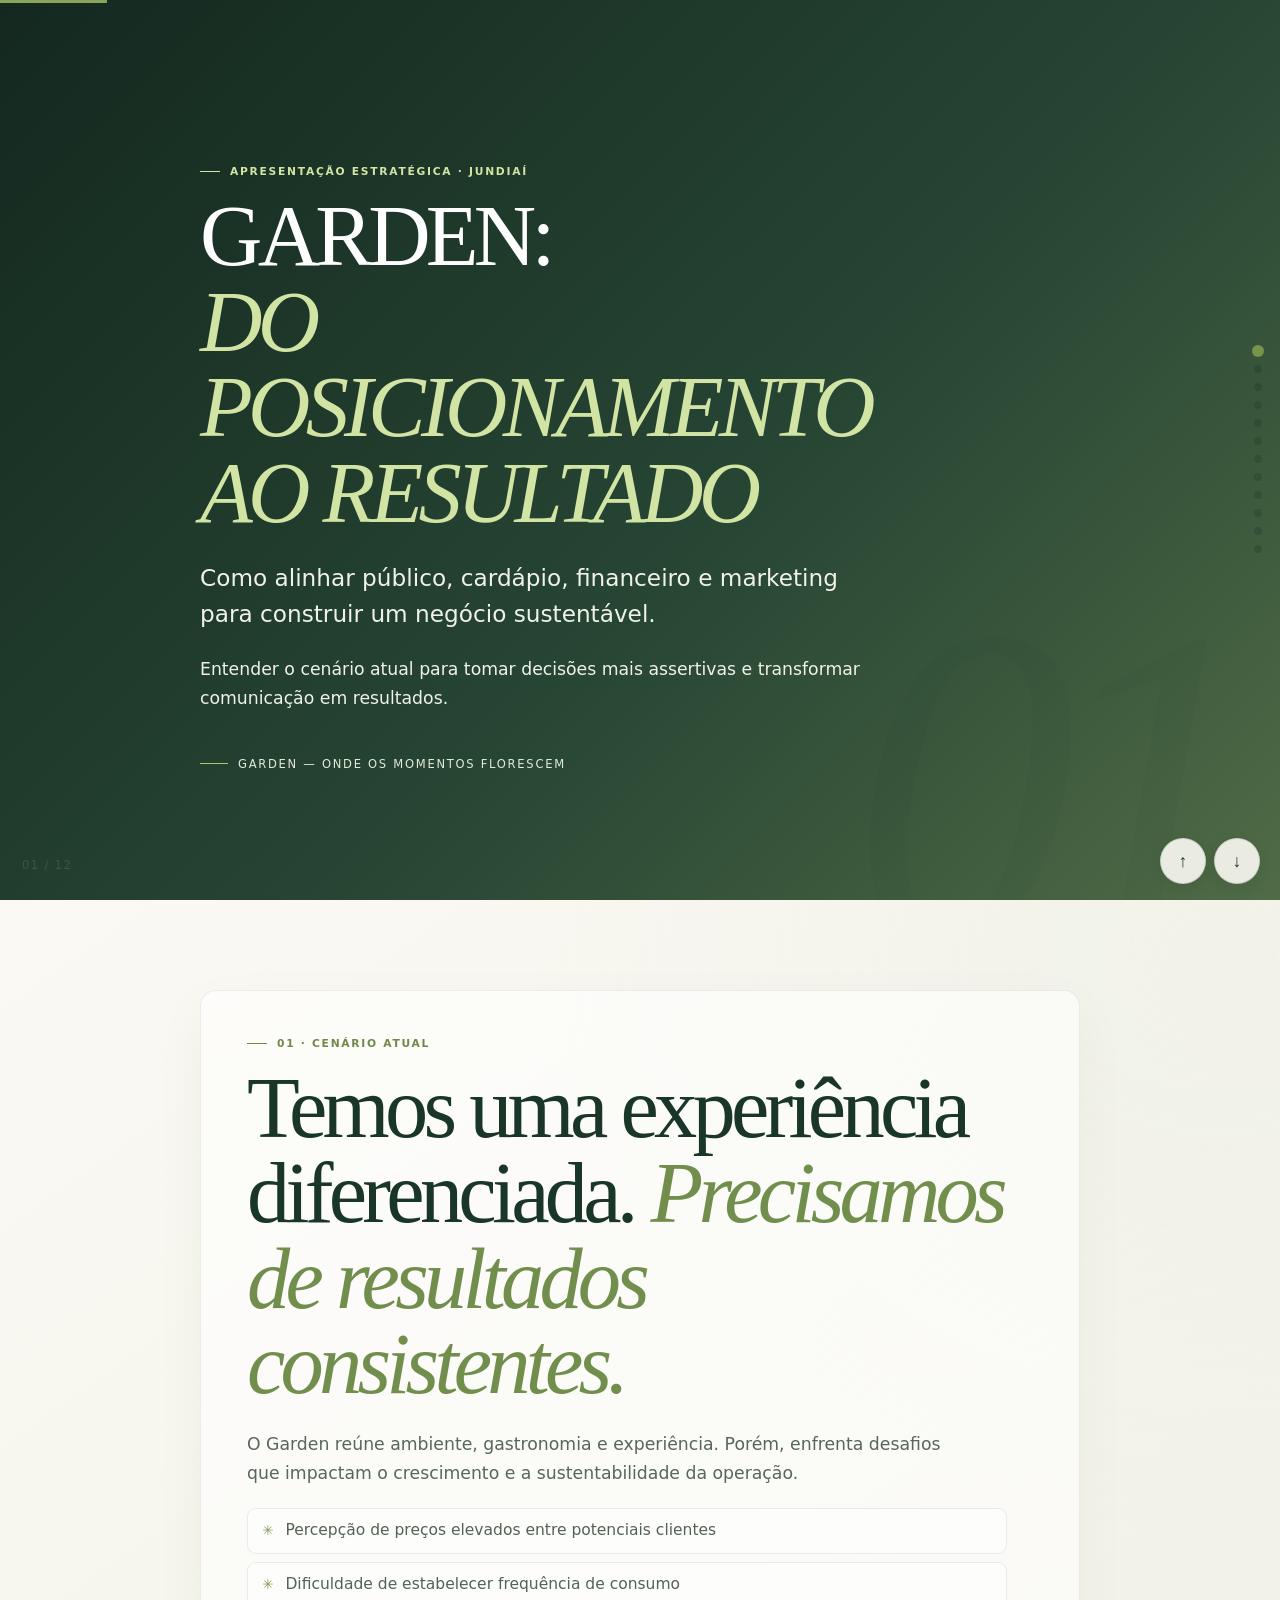
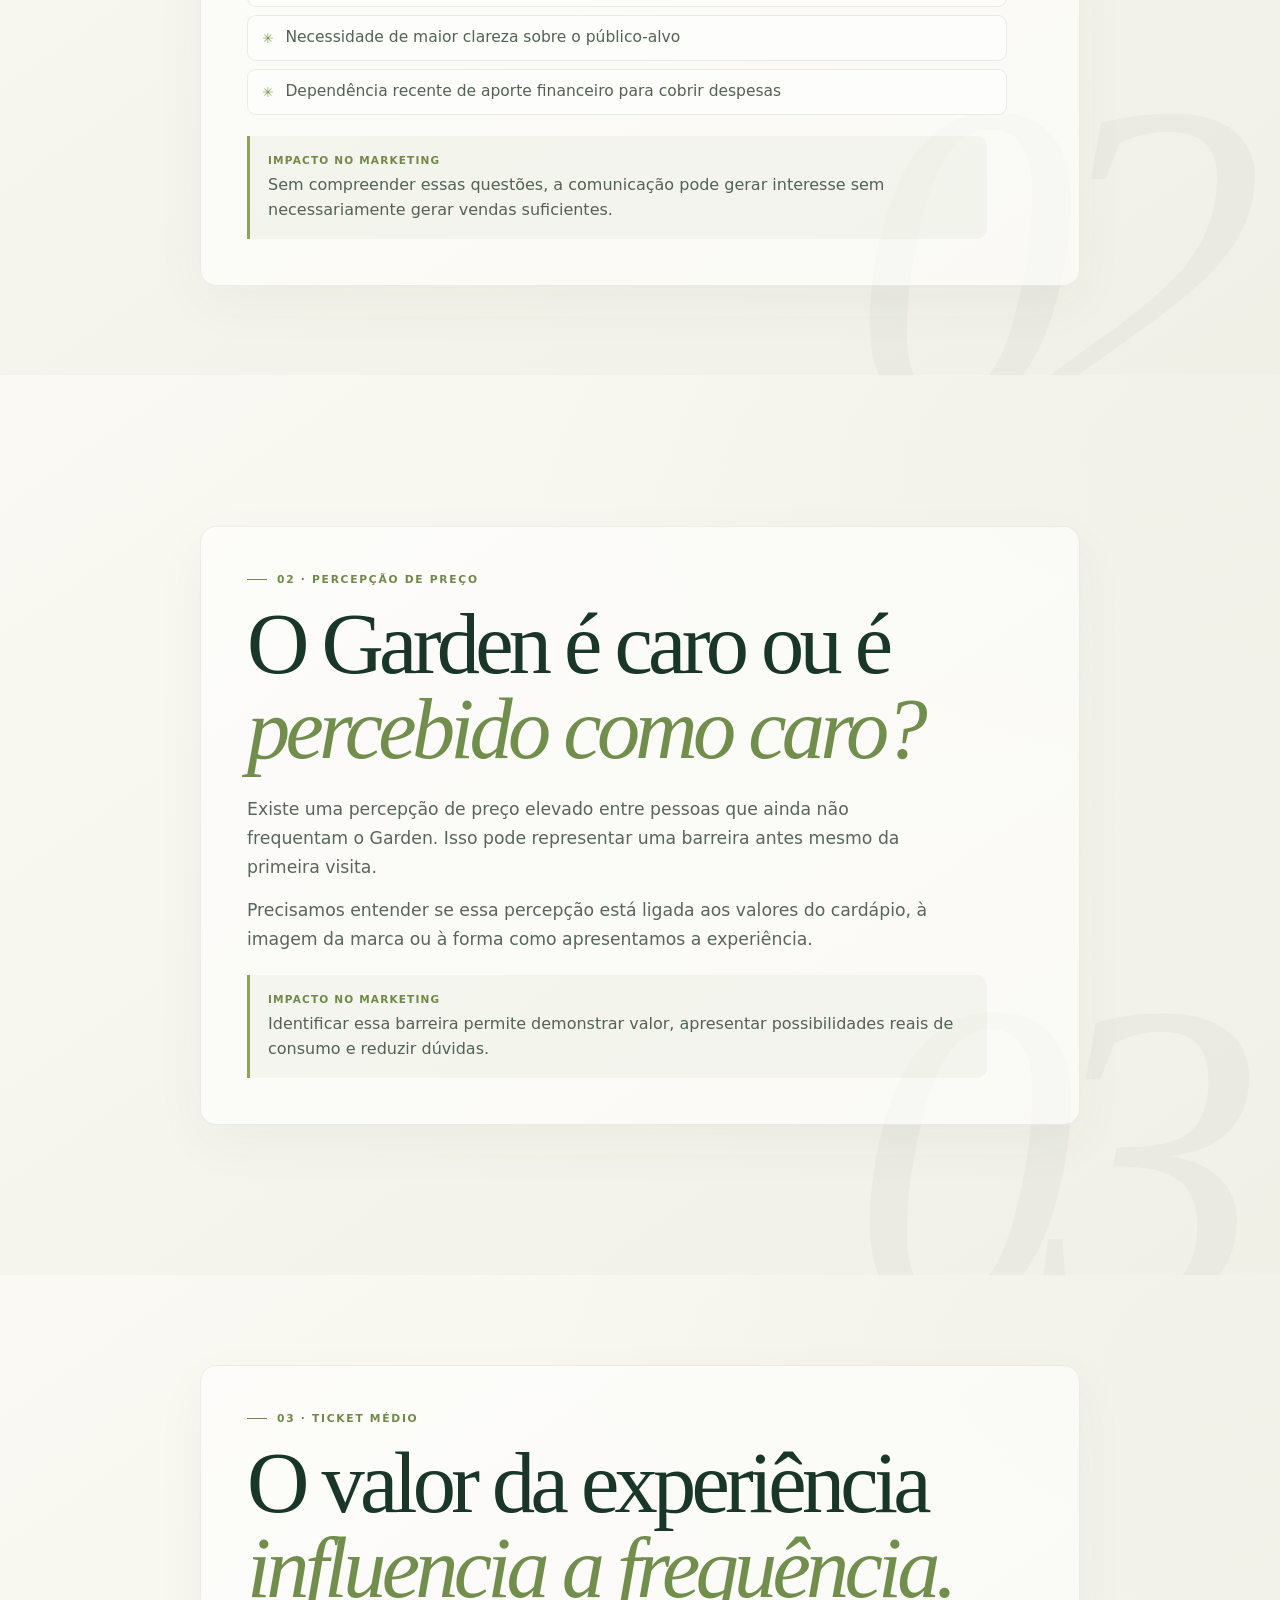
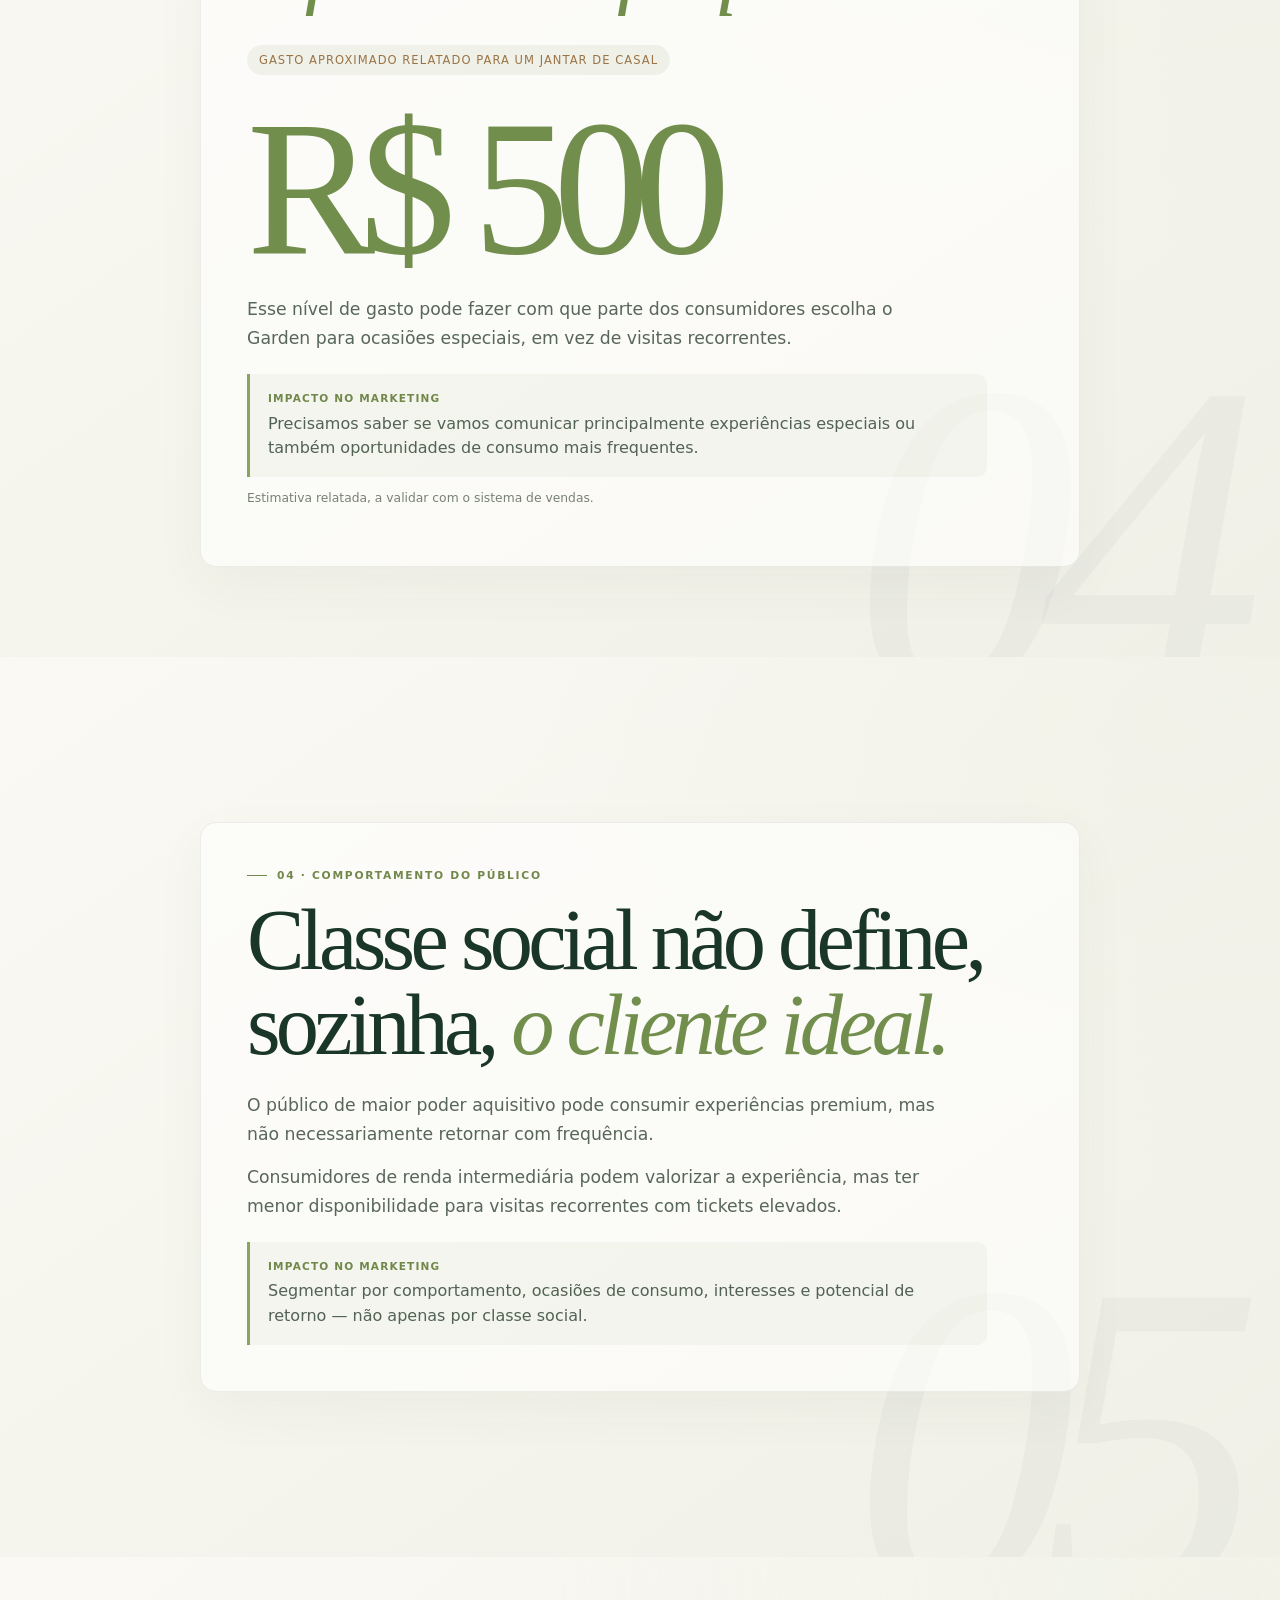
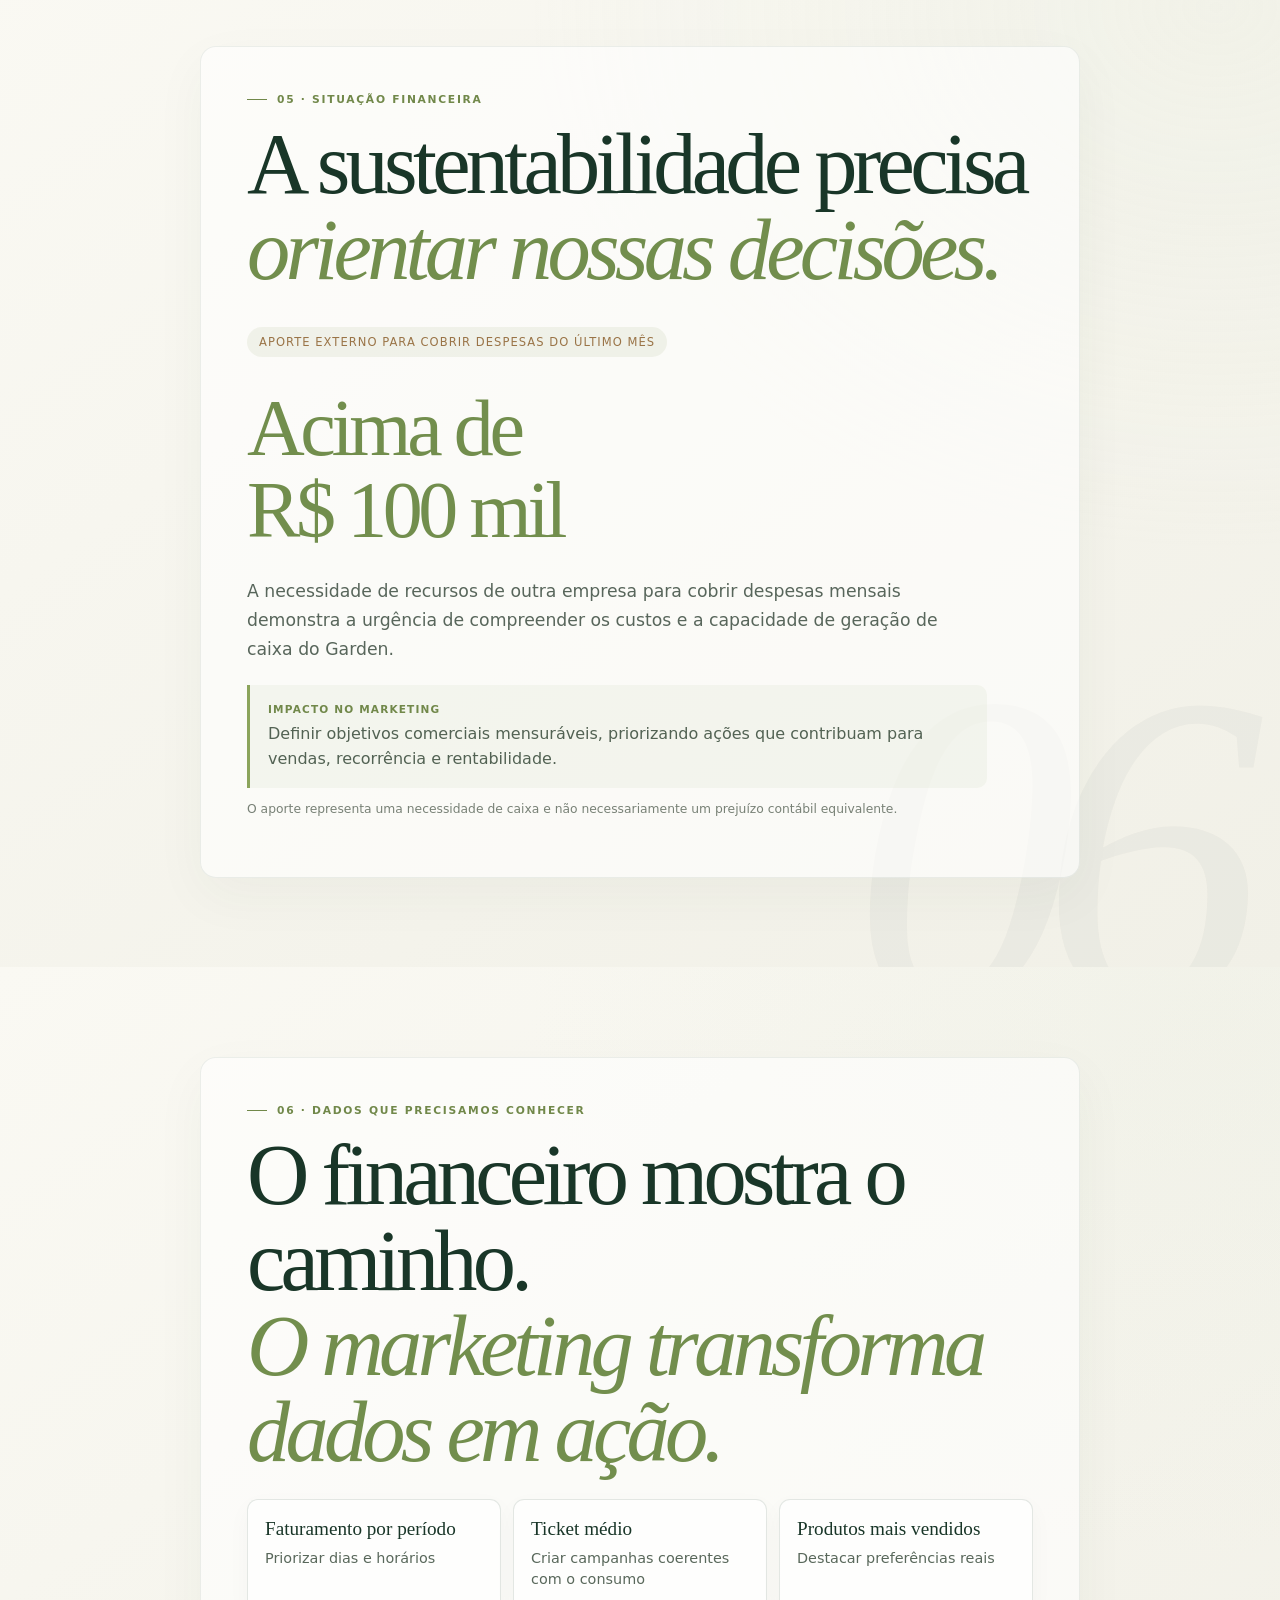
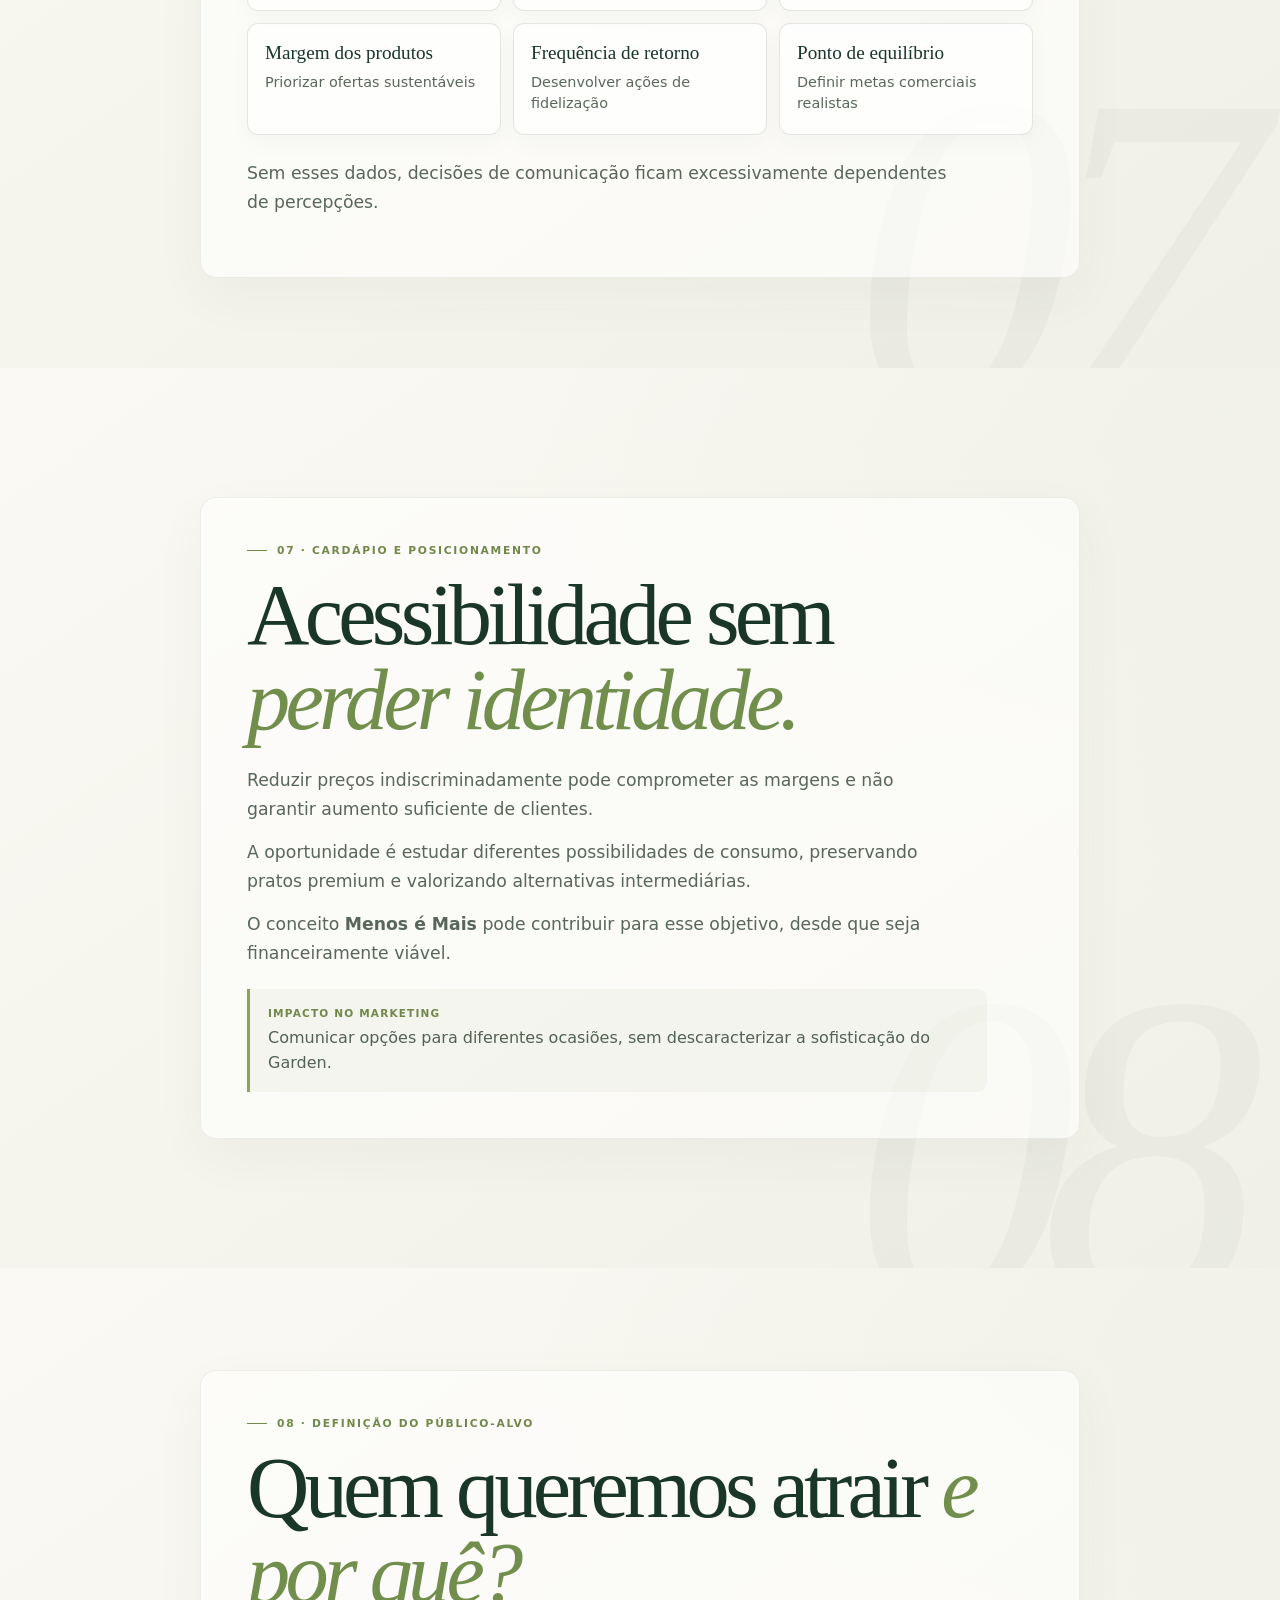
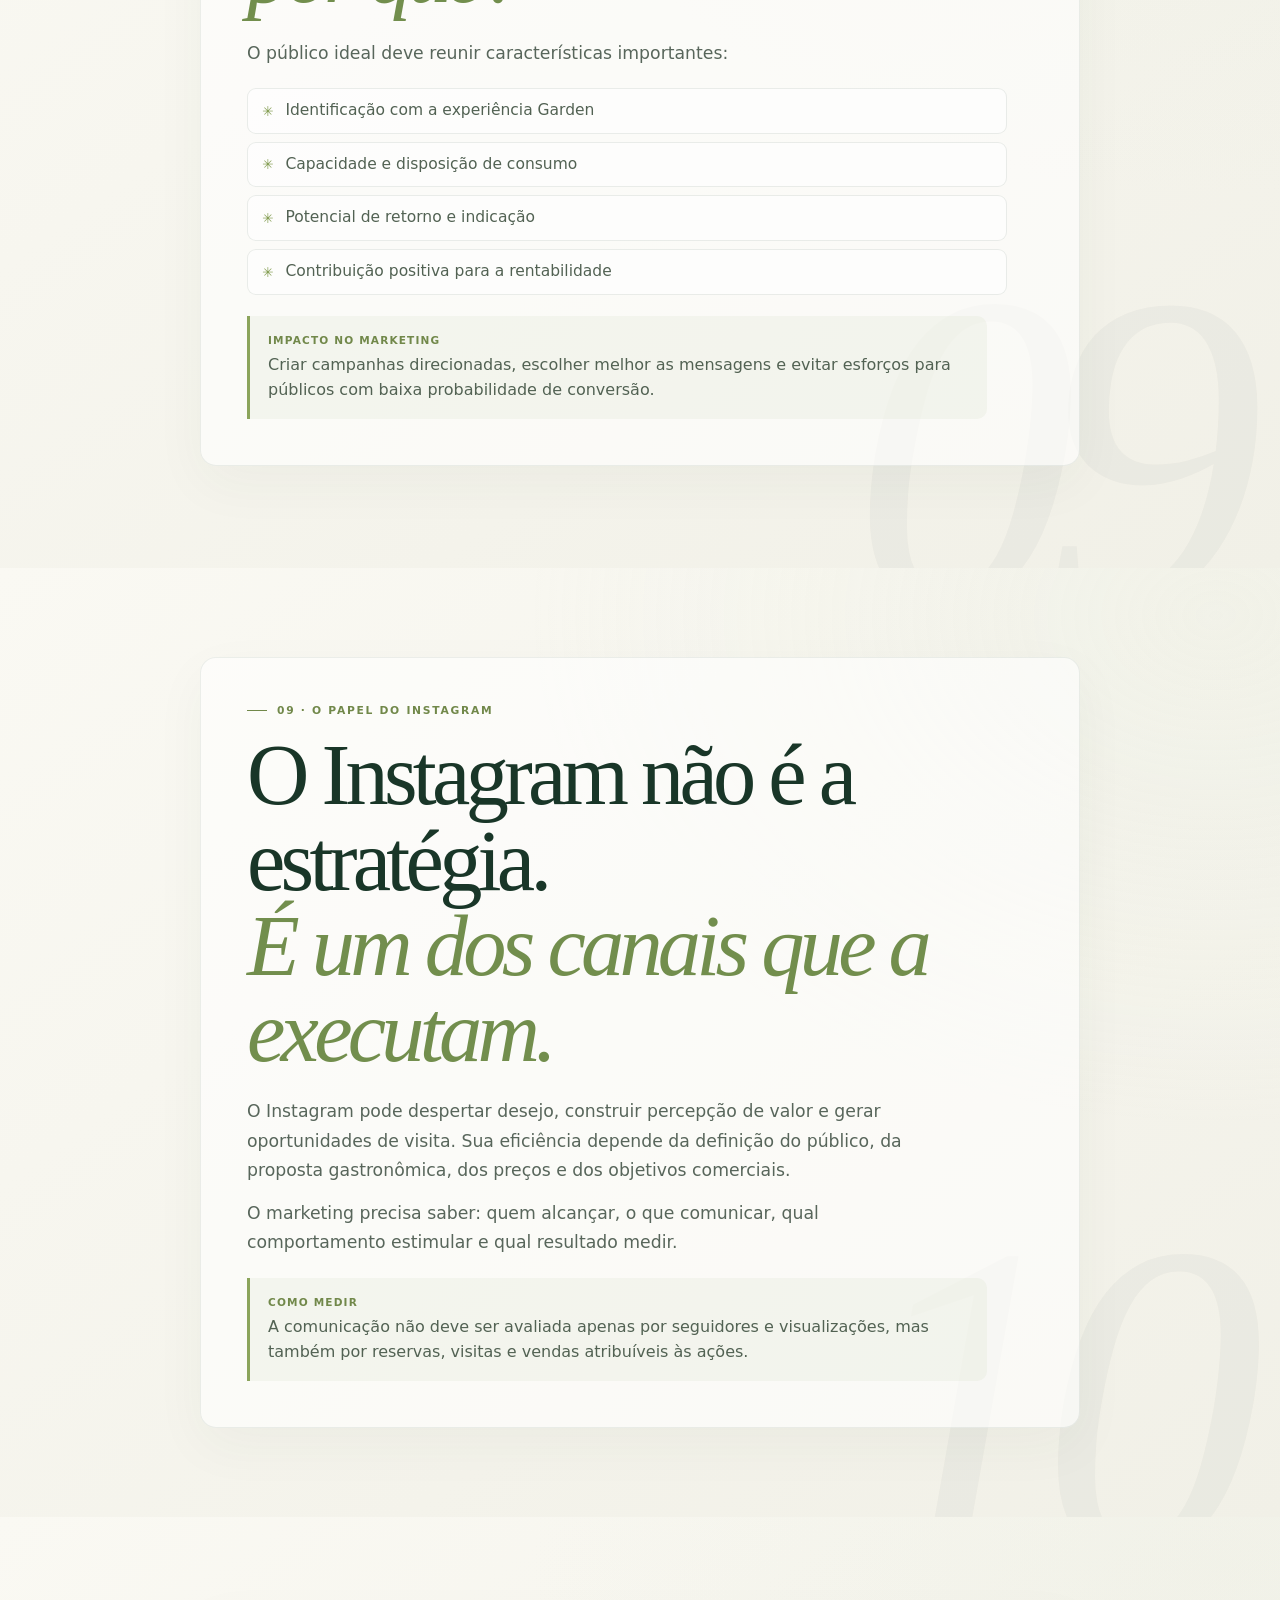
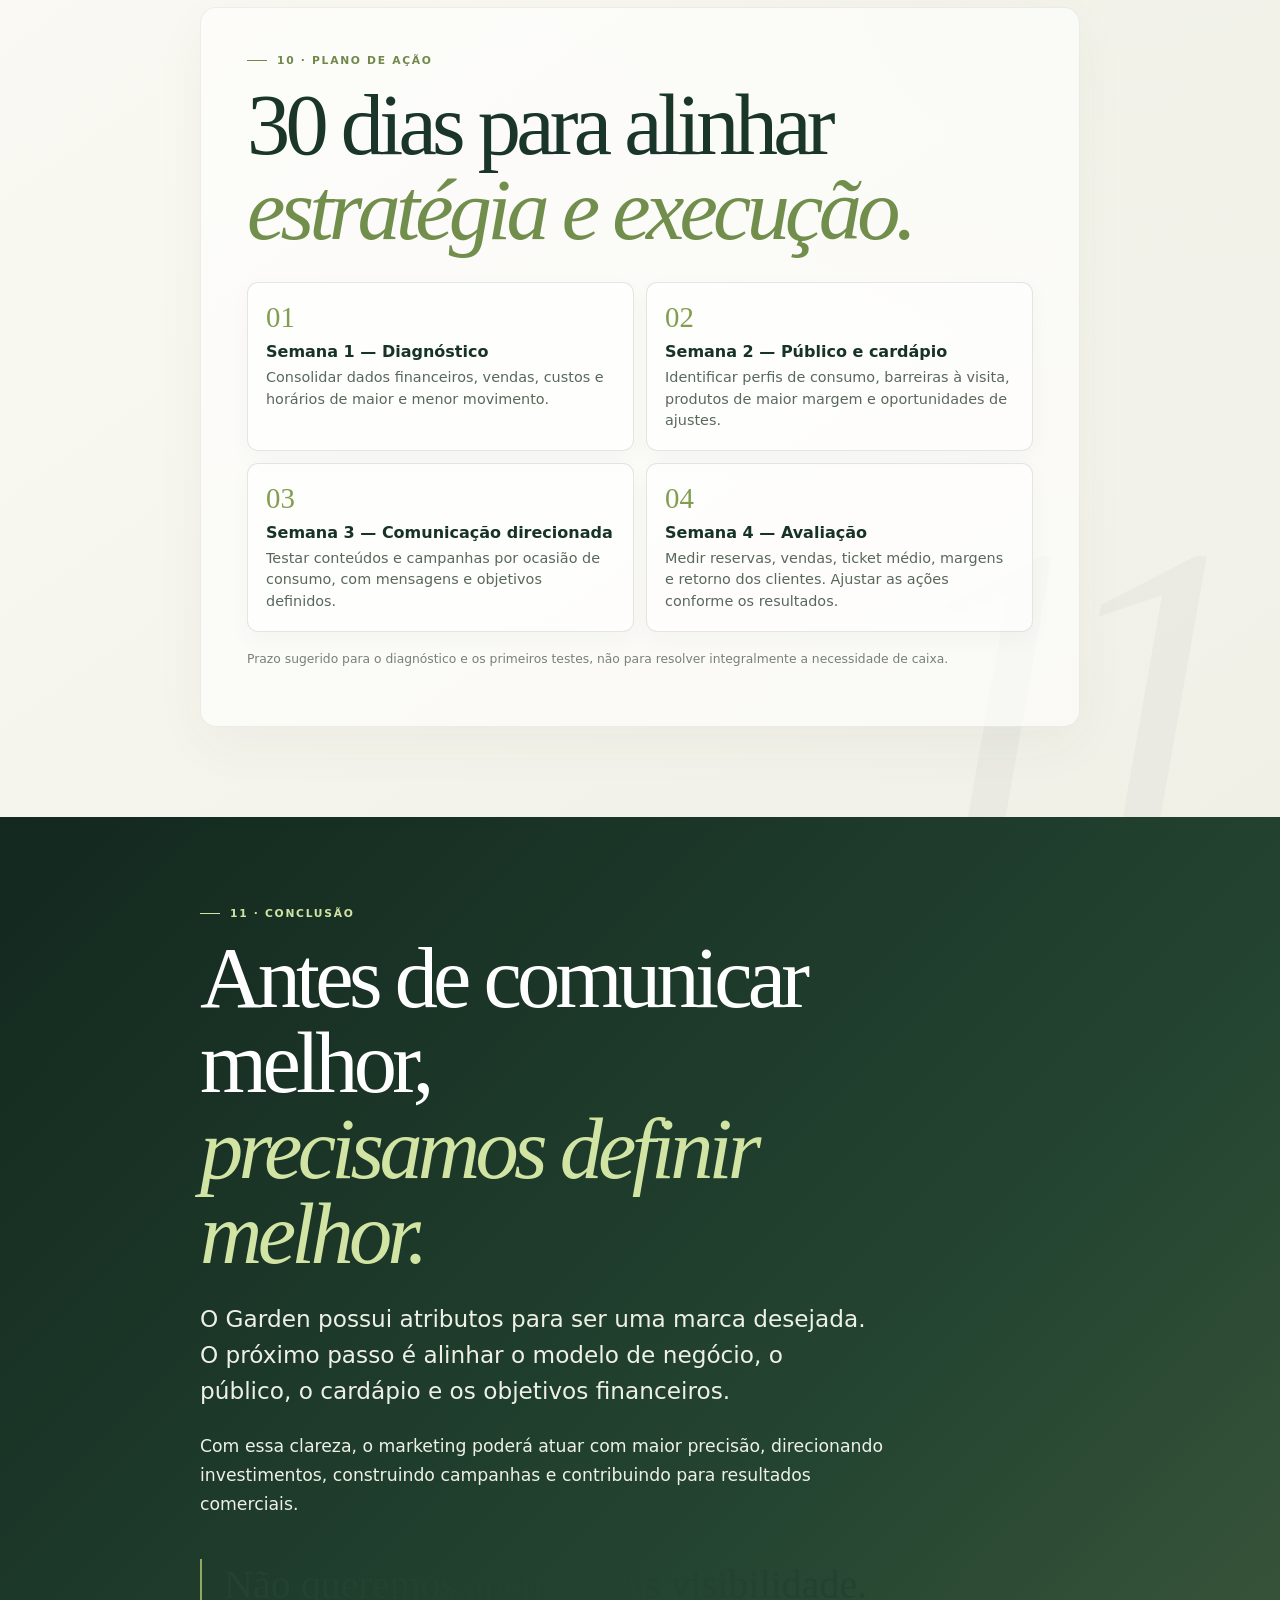
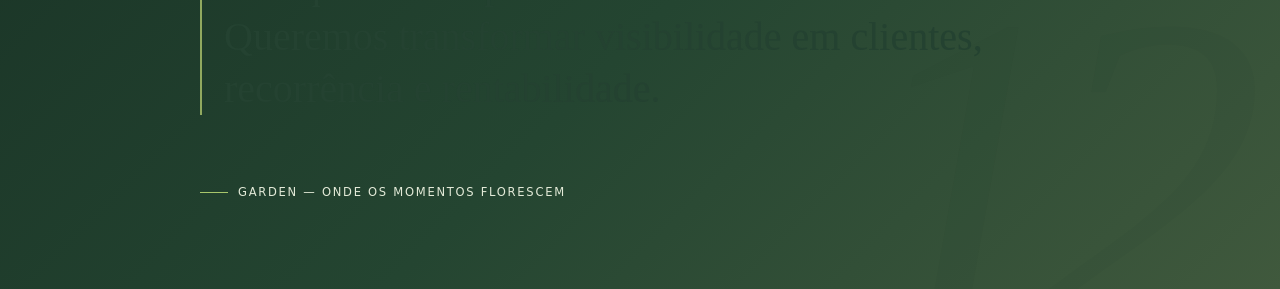
<file: index.html>
<!doctype html>
<html lang="pt-BR">
<head>
<meta charset="utf-8"><meta name="viewport" content="width=device-width, initial-scale=1, viewport-fit=cover">
<meta name="theme-color" content="#17261c"><title>Garden — O próximo passo</title>
<style>
:root{--ink:#f7f4ea;--muted:#d3d7cb;--green:#17261c;--lime:#c8d98b;--gold:#d8b87b;--line:#ffffff28;--serif:Georgia,'Times New Roman',serif;--sans:Inter,ui-sans-serif,system-ui,-apple-system,'Segoe UI',sans-serif}
*{box-sizing:border-box}html{scroll-behavior:smooth;scroll-snap-type:y mandatory;background:var(--green)}body{margin:0;background:var(--green);color:var(--ink);font-family:var(--sans);-webkit-font-smoothing:antialiased}a{color:inherit}.deck{width:100%}.slide{min-height:100svh;position:relative;isolation:isolate;overflow:hidden;display:flex;align-items:center;padding:clamp(30px,7vw,92px) max(7vw,24px);scroll-snap-align:start;background:radial-gradient(ellipse at 85% 15%,#536a4838,transparent 44%),linear-gradient(145deg,#1c3023,#142118 70%)}.slide::before{content:attr(data-num);position:absolute;z-index:-1;right:4vw;bottom:-.24em;color:#ffffff08;font:clamp(180px,35vw,460px)/1 var(--serif);letter-spacing:-.08em}.wrap{width:min(100%,1100px);margin:auto;position:relative}.eyebrow{text-transform:uppercase;letter-spacing:.2em;color:var(--lime);font-size:.68rem;font-weight:700;margin:0 0 18px}.kicker{color:var(--gold);font-size:.85rem;letter-spacing:.12em;text-transform:uppercase}.title{font:clamp(2.5rem,8vw,6.6rem)/.98 var(--serif);letter-spacing:-.045em;margin:0 0 24px;max-width:950px}.title em{color:var(--lime);font-weight:400}.lead{font-size:clamp(1.05rem,2.2vw,1.45rem);line-height:1.55;color:#e2e6db;max-width:760px}.copy{color:var(--muted);font-size:clamp(.96rem,1.5vw,1.16rem);line-height:1.7;max-width:740px}.small{font-size:.77rem;color:#bbc6b7;line-height:1.5}.grid{display:grid;grid-template-columns:1fr 1fr;gap:clamp(20px,5vw,64px);align-items:center}.photo{width:100%;height:min(66svh,610px);min-height:300px;object-fit:cover;border-radius:4px;box-shadow:0 25px 70px #0005}.photo-frame{position:relative}.photo-frame:after{content:'';position:absolute;inset:14px -14px -14px 14px;border:1px solid #c8d98b55;z-index:-1}.cover{background:linear-gradient(90deg,#101c16dd 0%,#1421188c 55%,#14211824),none center/cover}.cover .wrap{padding-top:4vh}.cover .title{max-width:850px}.cover .lead{max-width:650px}.brand{display:inline-flex;align-items:center;gap:10px;margin-top:44px;text-transform:uppercase;letter-spacing:.15em;font-size:.72rem;color:#d9e2d0}.brand:before{content:'';width:28px;height:1px;background:var(--lime)}.stat-words{font-size:clamp(3rem,8.2vw,6.8rem);line-height:.95;letter-spacing:-.065em;max-width:740px}.stat{font:clamp(5rem,18vw,12rem)/.85 var(--serif);letter-spacing:-.08em;color:var(--lime);margin:20px 0}.stat small{font:600 .18em var(--sans);letter-spacing:.08em;color:var(--gold);vertical-align:top;display:inline-block;margin:.3em 0 0 .4em}.metric{border-top:1px solid var(--line);border-bottom:1px solid var(--line);padding:24px 0;margin:22px 0}.list{list-style:none;padding:0;margin:24px 0;display:grid;gap:13px}.list li{display:flex;gap:12px;color:var(--muted);line-height:1.5}.list li:before{content:'✳';color:var(--lime);font-size:.85rem;margin-top:.12em}.steps{display:grid;grid-template-columns:repeat(2,1fr);gap:14px;margin-top:28px}.step{border:1px solid var(--line);padding:20px;border-radius:3px;background:#ffffff06}.step b{display:block;font:2rem var(--serif);color:var(--lime);margin-bottom:8px}.step strong{display:block;margin-bottom:6px}.step span{color:var(--muted);font-size:.9rem;line-height:1.5}.quote{font:clamp(1.4rem,3.4vw,2.5rem)/1.3 var(--serif);max-width:800px;color:#eef0e7;border-left:2px solid var(--lime);padding-left:22px}.end{background:linear-gradient(0deg,#132018e8,#13201875),none center/cover}.end .title{max-width:900px}.nav{position:fixed;z-index:5;right:18px;top:50%;transform:translateY(-50%);display:grid;gap:10px}.nav button{border:0;background:#f6f4e9aa;width:8px;height:8px;padding:0;border-radius:50%;cursor:pointer;transition:.2s}.nav button.active{background:var(--lime);transform:scale(1.5)}.controls{position:fixed;z-index:6;bottom:max(16px,env(safe-area-inset-bottom));right:20px;display:flex;gap:8px}.controls button{background:#17261cdd;color:var(--ink);border:1px solid #ffffff55;border-radius:99px;width:44px;height:44px;font-size:1.1rem;cursor:pointer;backdrop-filter:blur(8px)}.counter{position:fixed;z-index:6;bottom:max(28px,env(safe-area-inset-bottom));left:22px;color:#e1e5d9;font-size:.72rem;letter-spacing:.12em;text-shadow:0 1px 5px #000}.progress{position:fixed;z-index:7;top:0;left:0;height:3px;background:var(--lime);width:0;transition:width .2s}.source{position:absolute;bottom:18px;left:24px;font-size:.65rem;color:#d6ddcfaa}.source a{text-decoration:none}
@media(max-width:700px){html{scroll-snap-type:y proximity}.slide{padding:68px 25px 82px;min-height:100svh}.grid{grid-template-columns:1fr;gap:28px}.photo{height:32svh;min-height:210px;max-height:330px}.photo-frame:after{inset:9px -9px -9px 9px}.title{font-size:clamp(2.45rem,12vw,4.4rem);margin-bottom:18px}.lead{font-size:1.06rem}.copy{font-size:.98rem;line-height:1.65}.eyebrow{font-size:.62rem;margin-bottom:14px}.steps{grid-template-columns:1fr 1fr;gap:9px}.step{padding:14px}.step b{font-size:1.6rem}.step span{font-size:.8rem}.stat{font-size:clamp(5.5rem,25vw,9rem);margin:16px 0}.stat-words{font-size:clamp(2.65rem,10.5vw,4.1rem);line-height:1.02}.nav{display:none}.counter{bottom:max(27px,env(safe-area-inset-bottom));left:18px}.controls{right:14px}.source{bottom:11px;left:20px}.cover{background-position:58% center}.cover .wrap{padding-top:0}.brand{margin-top:30px}.end{background-position:57% center}}
@media(prefers-reduced-motion:reduce){html{scroll-behavior:auto}.controls button,.nav button{transition:none}}
/* Modern editorial refresh */
:root{--ink:#f9f7ef;--muted:#526253;--green:#173326;--lime:#a8c66b;--gold:#b38851;--line:#1d392726;--serif:'Iowan Old Style',Baskerville,Georgia,serif;--sans:Inter,'Aptos',ui-sans-serif,system-ui,-apple-system,'Segoe UI',sans-serif}
html,body{background:#f4f2e9;color:#173326}.slide{background:#f4f2e9;color:#173326}.slide:not(.cover):not(.end){background:radial-gradient(ellipse at 95% 5%,#dfe6d533,transparent 40%),linear-gradient(145deg,#faf9f3,#f1f0e7)}.slide::before{color:#17332608;font-style:italic}.eyebrow{color:#71884a;letter-spacing:.18em;font-size:.7rem}.title{color:#193628;font-weight:500;letter-spacing:-.055em}.title em{color:#728e4d}.lead{color:#42584a}.copy{color:#58665b}.kicker{color:#9a7447}.small{color:#788176}.photo{border-radius:8px;box-shadow:0 24px 65px #203b291c;filter:saturate(.94)}.photo-frame:after{border-color:#8ba45b75;border-radius:8px}.quote{color:#244231;border-left-color:#91a95f}.list li{color:#526253}.list li:before{color:#829c50}.step{border:1px solid #294a3420;border-radius:9px;background:#ffffff9c;box-shadow:0 8px 24px #263d2b08}.step b{color:#829d50}.step span{color:#59685b}.cover{color:#f9f7ef;background-image:linear-gradient(90deg,#10251be8 0%,#14291dc2 48%,#14291d33 100%),none;background-position:center;background-size:cover}.cover .title{color:#fff}.cover .title em{color:#d2e4a4}.cover .lead,.cover .copy{color:#f0f2e8}.cover .eyebrow{color:#d2e4a4}.cover .brand{color:#e3ead8}.end{color:#f9f7ef;background-image:linear-gradient(0deg,#10251bea,#10251b8f),none;background-size:cover}.end .title{color:#fff}.end .title em{color:#d2e4a4}.end .lead,.end .copy{color:#eef0e7}.end .eyebrow{color:#d2e4a4}.end .brand{color:#e3ead8}.source{color:#526253aa}.cover .source,.end .source{color:#f4f5eaaa}.nav button{background:#17332640}.nav button.active{background:#78954b}.controls button{background:#f7f6efed;color:#1b3a2a;border:1px solid #17332622;box-shadow:0 4px 16px #00000010}.counter{color:#3c5345;text-shadow:none}.progress{background:#8ba45b;height:3px}
@media(max-width:700px){.slide:not(.cover):not(.end){background:linear-gradient(160deg,#faf9f3,#f0efe5)}.slide{padding:62px 22px 82px}.photo{border-radius:7px}.eyebrow{font-size:.61rem}.title{font-size:clamp(2.55rem,11.5vw,4.1rem);line-height:.99}.lead{font-size:1.03rem;line-height:1.5}.copy{font-size:.96rem;line-height:1.58}.steps{gap:10px}.step{border-radius:8px;padding:14px 12px}.step b{font-size:1.55rem}.step strong{font-size:.87rem;line-height:1.25}.step span{font-size:.78rem;line-height:1.42}.stat{color:#728e4d}.metric{border-color:#17332622}.controls button{width:42px;height:42px}.counter{color:#415747}.cover{background-image:linear-gradient(180deg,#10251b49,#10251bd9 62%,#10251bf2),none;background-position:58% center}.end{background-image:linear-gradient(180deg,#10251b45,#10251be5 56%,#10251bf5),none;background-position:58% center}}
/* Revised content components */
.impact{padding:15px 17px;margin:20px 0 0;border-left:2px solid #8ba45b;background:#829c5010;border-radius:0 7px 7px 0;color:#526253;line-height:1.55}.impact strong{display:block;color:#71884a;text-transform:uppercase;letter-spacing:.11em;font-size:.66rem;margin-bottom:5px}.data-grid{display:grid;grid-template-columns:repeat(3,1fr);gap:12px;margin:28px 0 22px}.data-card{min-height:118px;padding:18px;border:1px solid #294a3420;border-radius:9px;background:#ffffffa6;box-shadow:0 8px 24px #263d2b08}.data-card strong{display:block;color:#193628;font:1.15rem/1.2 var(--serif);margin-bottom:9px}.data-card span{color:#59685b;font-size:.89rem;line-height:1.45}.plan-note{margin-top:20px;max-width:720px}.stat-words{font-size:clamp(2.8rem,7vw,5.3rem);line-height:.98;letter-spacing:-.055em}
@media(max-width:700px){.impact{font-size:.89rem;margin-top:15px;padding:13px 14px}.data-grid{grid-template-columns:1fr 1fr;gap:9px;margin:22px 0 18px}.data-card{min-height:0;padding:13px;border-radius:8px}.data-card strong{font-size:1.03rem;margin-bottom:6px}.data-card span{font-size:.78rem;line-height:1.4}.stat-words{font-size:clamp(2.45rem,9vw,3.7rem)}.plan-note{font-size:.72rem;line-height:1.45}.cover .title{font-size:clamp(2.35rem,10.3vw,3.6rem)}}

/* Text-first, mobile-first presentation */
.photo-frame,.photo{display:none!important}.source{display:none!important}.grid{grid-template-columns:minmax(0,1fr)!important;gap:0!important}.wrap{width:min(100%,880px)}.slide:not(.cover):not(.end) .wrap{padding:clamp(22px,4vw,46px);border:1px solid #294a3415;border-radius:16px;background:#fff9;box-shadow:0 18px 54px #263d2b0b}.title{max-width:19ch;font-size:clamp(2.8rem,6.8vw,5.4rem);line-height:.99;margin-bottom:22px}.copy{max-width:64ch;font-size:clamp(1rem,1.35vw,1.15rem);line-height:1.68;margin:14px 0}.eyebrow{display:flex;align-items:center;gap:10px;font-size:.67rem;letter-spacing:.16em;margin-bottom:16px}.eyebrow:before{content:'';width:20px;height:1px;background:currentColor}.kicker{display:inline-block;padding:8px 12px;border-radius:100px;background:#81975018;font-size:.72rem;letter-spacing:.09em}.stat{margin:20px 0 25px;color:#728e4d}.stat-words{font-size:clamp(2.8rem,7vw,5rem);line-height:1.02;letter-spacing:-.055em}.list{max-width:760px;gap:8px;margin:20px 0}.list li{padding:11px 14px;border:1px solid #294a3419;border-radius:9px;background:#fff9;font-size:.97rem;line-height:1.4}.impact{max-width:740px;margin-top:21px;padding:16px 18px;border-left:3px solid #8ba45b;background:#829c5010;border-radius:0 10px 10px 0;color:#526253;line-height:1.55}.impact strong{display:block;color:#71884a;text-transform:uppercase;letter-spacing:.11em;font-size:.66rem;margin-bottom:5px}.data-grid{display:grid;grid-template-columns:repeat(3,minmax(0,1fr));gap:12px;margin:24px 0}.data-card{min-height:112px;padding:17px;border:1px solid #294a3420;border-radius:11px;background:#ffffffb5;box-shadow:0 8px 24px #263d2b08}.data-card strong{display:block;color:#193628;font:1.2rem/1.2 var(--serif);margin-bottom:8px}.data-card span{color:#59685b;font-size:.9rem;line-height:1.45}.steps{grid-template-columns:repeat(2,minmax(0,1fr));gap:12px}.step{border-radius:11px;padding:18px}.step b{font-size:1.8rem}.plan-note{margin-top:18px;max-width:720px}.cover{background:#183528!important;background-image:linear-gradient(135deg,#14281f,#274634 58%,#506b46)!important}.end{background:#183528!important;background-image:linear-gradient(135deg,#13281f,#244531 62%,#40593d)!important}.cover .title,.end .title{max-width:17ch}.cover .brand,.end .brand{margin-top:30px}.cover .lead,.end .lead{max-width:680px}.nav button{background:#17332642}.nav button.active{background:#78954b}.controls button{width:46px;height:46px}.counter{font-variant-numeric:tabular-nums}
@media(max-width:700px){html{scroll-snap-type:y proximity}.slide{min-height:100svh;align-items:flex-start;padding:47px 16px 86px}.slide:not(.cover):not(.end) .wrap{padding:21px 16px 24px;border-radius:13px;box-shadow:0 10px 32px #263d2b08}.wrap{width:100%}.eyebrow{font-size:.59rem;margin-bottom:12px;letter-spacing:.15em}.title{font-size:clamp(2.05rem,8.8vw,3.35rem);line-height:1.01;max-width:18ch;margin-bottom:17px}.lead{font-size:1rem;line-height:1.52}.copy{font-size:.94rem;line-height:1.6;margin:11px 0}.kicker{font-size:.65rem;line-height:1.35;white-space:normal}.stat{font-size:clamp(5rem,22vw,7rem);margin:15px 0 20px}.stat-words{font-size:clamp(2.45rem,9vw,3.45rem);line-height:1.03}.list{gap:7px;margin:16px 0}.list li{font-size:.89rem;line-height:1.42;padding:10px 11px;border-radius:8px}.impact{font-size:.87rem;line-height:1.5;margin-top:15px;padding:13px 13px}.impact strong{font-size:.61rem}.data-grid{grid-template-columns:repeat(2,minmax(0,1fr));gap:8px;margin:18px 0}.data-card{min-height:96px;padding:12px 10px;border-radius:9px}.data-card strong{font-size:1rem;line-height:1.15;margin-bottom:6px}.data-card span{font-size:.76rem;line-height:1.35}.steps{grid-template-columns:repeat(2,minmax(0,1fr));gap:8px}.step{padding:12px 10px;border-radius:9px}.step b{font-size:1.5rem;margin-bottom:5px}.step strong{font-size:.8rem;line-height:1.25}.step span{font-size:.74rem;line-height:1.38}.plan-note{font-size:.71rem;line-height:1.4}.cover,.end{padding:66px 22px 88px;background-image:linear-gradient(160deg,#14281f,#274634 62%,#40593d)!important}.cover .title,.end .title{font-size:clamp(2.35rem,9.5vw,3.6rem);max-width:16ch}.cover .brand,.end .brand{margin-top:25px}.controls{right:12px}.controls button{width:44px;height:44px}.counter{left:16px;bottom:max(28px,env(safe-area-inset-bottom))}}
/* Mobile reading rhythm: one clear scale, comfortable body text and larger tap targets. */
@media (max-width:700px){
  html{font-size:16px;scroll-padding-top:14px}
  body{font-size:16px}
  .slide{min-height:100svh;align-items:flex-start;padding:clamp(30px,5vh,46px) 18px calc(90px + env(safe-area-inset-bottom))}
  .slide::before{right:10px;bottom:-.16em;font-size:clamp(128px,36vw,220px)}
  .slide:not(.cover):not(.end) .wrap{padding:24px 18px 26px;border-radius:16px}
  .eyebrow{font-size:.75rem;line-height:1.45;letter-spacing:.13em;margin-bottom:14px}
  .title{font-size:clamp(1.85rem,7.8vw,2.5rem);line-height:1.08;letter-spacing:-.035em;max-width:20ch;margin-bottom:16px}
  .cover .title,.end .title{font-size:clamp(2.15rem,9.2vw,2.6rem);line-height:1.04;max-width:16ch}
  .lead{font-size:1.08rem;line-height:1.6;max-width:34ch}
  .copy{font-size:1rem;line-height:1.65;max-width:55ch;margin:13px 0}
  .small{font-size:.82rem;line-height:1.55}
  .kicker{font-size:.75rem;line-height:1.45;letter-spacing:.06em;padding:8px 10px}
  .stat{font-size:clamp(3.8rem,15vw,4.5rem);line-height:.98;letter-spacing:-.05em;margin:18px 0 20px}
  .stat-words{font-size:clamp(2.3rem,9vw,2.7rem);line-height:1.08;letter-spacing:-.045em}
  .list{gap:9px;margin:18px 0}
  .list li{font-size:.98rem;line-height:1.55;padding:12px 13px}
  .impact{font-size:.96rem;line-height:1.6;margin-top:18px;padding:15px 16px}
  .impact strong{font-size:.75rem;line-height:1.4;letter-spacing:.09em;margin-bottom:7px}
  .data-grid{grid-template-columns:repeat(2,minmax(0,1fr));gap:10px;margin:20px 0}
  .data-card{min-height:116px;padding:14px 12px;border-radius:12px}
  .data-card strong{font-size:1.03rem;line-height:1.25;margin-bottom:7px}
  .data-card span{font-size:.9rem;line-height:1.5}
  .steps{grid-template-columns:1fr;gap:10px;margin-top:22px}
  .step{padding:16px;border-radius:12px}
  .step b{font-size:1.5rem;margin-bottom:7px}
  .step strong{font-size:.98rem;line-height:1.35}
  .step span{font-size:.92rem;line-height:1.55}
  .plan-note{font-size:.82rem;line-height:1.55}
  .cover,.end{padding:clamp(48px,8vh,72px) 22px calc(96px + env(safe-area-inset-bottom))}
  .cover .lead,.end .lead{font-size:1.08rem}
  .cover .brand,.end .brand{font-size:.76rem;line-height:1.5;letter-spacing:.12em;margin-top:26px}
  .controls{right:14px;bottom:max(14px,env(safe-area-inset-bottom));gap:10px}
  .controls button{width:48px;height:48px;font-size:1.1rem}
  .counter{left:18px;bottom:max(29px,env(safe-area-inset-bottom));font-size:.78rem;letter-spacing:.1em}
  .nav{right:8px;gap:11px}
  .nav button{width:10px;height:10px}
}
@media (max-width:380px){
  .slide{padding-left:14px;padding-right:14px}
  .slide:not(.cover):not(.end) .wrap{padding:21px 15px 23px}
  .cover,.end{padding-left:18px;padding-right:18px}
  .data-grid{grid-template-columns:1fr}
  .data-card{min-height:0;padding:14px}
  .cover .title,.end .title{font-size:clamp(2.05rem,10vw,2.35rem)}
}
</style></head>
<body><div class="progress" id="progress"></div><main class="deck" id="deck">
<section class="slide cover" data-num="01"><div class="wrap"><p class="eyebrow">Apresentação estratégica · Jundiaí</p><h1 class="title">GARDEN:<br><em>DO POSICIONAMENTO<br>AO RESULTADO</em></h1><p class="lead">Como alinhar público, cardápio, financeiro e marketing para construir um negócio sustentável.</p><p class="copy">Entender o cenário atual para tomar decisões mais assertivas e transformar comunicação em resultados.</p><div class="brand">Garden — Onde os momentos florescem</div></div></section>
<section class="slide" data-num="02"><div class="wrap grid"><div><p class="eyebrow">01 · Cenário atual</p><h2 class="title">Temos uma experiência diferenciada. <em>Precisamos de resultados consistentes.</em></h2><p class="copy">O Garden reúne ambiente, gastronomia e experiência. Porém, enfrenta desafios que impactam o crescimento e a sustentabilidade da operação.</p><ul class="list"><li>Percepção de preços elevados entre potenciais clientes</li><li>Dificuldade de estabelecer frequência de consumo</li><li>Necessidade de maior clareza sobre o público-alvo</li><li>Dependência recente de aporte financeiro para cobrir despesas</li></ul><p class="impact"><strong>Impacto no marketing</strong>Sem compreender essas questões, a comunicação pode gerar interesse sem necessariamente gerar vendas suficientes.</p></div></div></section>
<section class="slide" data-num="03"><div class="wrap grid"><div><p class="eyebrow">02 · Percepção de preço</p><h2 class="title">O Garden é caro ou é <em>percebido como caro?</em></h2><p class="copy">Existe uma percepção de preço elevado entre pessoas que ainda não frequentam o Garden. Isso pode representar uma barreira antes mesmo da primeira visita.</p><p class="copy">Precisamos entender se essa percepção está ligada aos valores do cardápio, à imagem da marca ou à forma como apresentamos a experiência.</p><p class="impact"><strong>Impacto no marketing</strong>Identificar essa barreira permite demonstrar valor, apresentar possibilidades reais de consumo e reduzir dúvidas.</p></div></div></section>
<section class="slide" data-num="04"><div class="wrap grid"><div><p class="eyebrow">03 · Ticket médio</p><h2 class="title">O valor da experiência <em>influencia a frequência.</em></h2><p class="kicker">Gasto aproximado relatado para um jantar de casal</p><div class="stat">R$ 500</div><p class="copy">Esse nível de gasto pode fazer com que parte dos consumidores escolha o Garden para ocasiões especiais, em vez de visitas recorrentes.</p><p class="impact"><strong>Impacto no marketing</strong>Precisamos saber se vamos comunicar principalmente experiências especiais ou também oportunidades de consumo mais frequentes.</p><p class="small">Estimativa relatada, a validar com o sistema de vendas.</p></div></div></section>
<section class="slide" data-num="05"><div class="wrap grid"><div><p class="eyebrow">04 · Comportamento do público</p><h2 class="title">Classe social não define, sozinha, <em>o cliente ideal.</em></h2><p class="copy">O público de maior poder aquisitivo pode consumir experiências premium, mas não necessariamente retornar com frequência.</p><p class="copy">Consumidores de renda intermediária podem valorizar a experiência, mas ter menor disponibilidade para visitas recorrentes com tickets elevados.</p><p class="impact"><strong>Impacto no marketing</strong>Segmentar por comportamento, ocasiões de consumo, interesses e potencial de retorno — não apenas por classe social.</p></div></div></section>
<section class="slide" data-num="06"><div class="wrap grid"><div><p class="eyebrow">05 · Situação financeira</p><h2 class="title">A sustentabilidade precisa <em>orientar nossas decisões.</em></h2><p class="kicker">Aporte externo para cobrir despesas do último mês</p><div class="stat stat-words">Acima de<br>R$ 100 mil</div><p class="copy">A necessidade de recursos de outra empresa para cobrir despesas mensais demonstra a urgência de compreender os custos e a capacidade de geração de caixa do Garden.</p><p class="impact"><strong>Impacto no marketing</strong>Definir objetivos comerciais mensuráveis, priorizando ações que contribuam para vendas, recorrência e rentabilidade.</p><p class="small">O aporte representa uma necessidade de caixa e não necessariamente um prejuízo contábil equivalente.</p></div></div></section>
<section class="slide" data-num="07"><div class="wrap"><p class="eyebrow">06 · Dados que precisamos conhecer</p><h2 class="title">O financeiro mostra o caminho.<br><em>O marketing transforma dados em ação.</em></h2><div class="data-grid"><div class="data-card"><strong>Faturamento por período</strong><span>Priorizar dias e horários</span></div><div class="data-card"><strong>Ticket médio</strong><span>Criar campanhas coerentes com o consumo</span></div><div class="data-card"><strong>Produtos mais vendidos</strong><span>Destacar preferências reais</span></div><div class="data-card"><strong>Margem dos produtos</strong><span>Priorizar ofertas sustentáveis</span></div><div class="data-card"><strong>Frequência de retorno</strong><span>Desenvolver ações de fidelização</span></div><div class="data-card"><strong>Ponto de equilíbrio</strong><span>Definir metas comerciais realistas</span></div></div><p class="copy">Sem esses dados, decisões de comunicação ficam excessivamente dependentes de percepções.</p></div></section>
<section class="slide" data-num="08"><div class="wrap grid"><div><p class="eyebrow">07 · Cardápio e posicionamento</p><h2 class="title">Acessibilidade sem <em>perder identidade.</em></h2><p class="copy">Reduzir preços indiscriminadamente pode comprometer as margens e não garantir aumento suficiente de clientes.</p><p class="copy">A oportunidade é estudar diferentes possibilidades de consumo, preservando pratos premium e valorizando alternativas intermediárias.</p><p class="copy">O conceito <strong>Menos é Mais</strong> pode contribuir para esse objetivo, desde que seja financeiramente viável.</p><p class="impact"><strong>Impacto no marketing</strong>Comunicar opções para diferentes ocasiões, sem descaracterizar a sofisticação do Garden.</p></div></div></section>
<section class="slide" data-num="09"><div class="wrap grid"><div><p class="eyebrow">08 · Definição do público-alvo</p><h2 class="title">Quem queremos atrair <em>e por quê?</em></h2><p class="copy">O público ideal deve reunir características importantes:</p><ul class="list"><li>Identificação com a experiência Garden</li><li>Capacidade e disposição de consumo</li><li>Potencial de retorno e indicação</li><li>Contribuição positiva para a rentabilidade</li></ul><p class="impact"><strong>Impacto no marketing</strong>Criar campanhas direcionadas, escolher melhor as mensagens e evitar esforços para públicos com baixa probabilidade de conversão.</p></div></div></section>
<section class="slide" data-num="10"><div class="wrap grid"><div><p class="eyebrow">09 · O papel do Instagram</p><h2 class="title">O Instagram não é a estratégia.<br><em>É um dos canais que a executam.</em></h2><p class="copy">O Instagram pode despertar desejo, construir percepção de valor e gerar oportunidades de visita. Sua eficiência depende da definição do público, da proposta gastronômica, dos preços e dos objetivos comerciais.</p><p class="copy">O marketing precisa saber: quem alcançar, o que comunicar, qual comportamento estimular e qual resultado medir.</p><p class="impact"><strong>Como medir</strong>A comunicação não deve ser avaliada apenas por seguidores e visualizações, mas também por reservas, visitas e vendas atribuíveis às ações.</p></div></div></section>
<section class="slide" data-num="11"><div class="wrap"><p class="eyebrow">10 · Plano de ação</p><h2 class="title">30 dias para alinhar <em>estratégia e execução.</em></h2><div class="steps"><div class="step"><b>01</b><strong>Semana 1 — Diagnóstico</strong><span>Consolidar dados financeiros, vendas, custos e horários de maior e menor movimento.</span></div><div class="step"><b>02</b><strong>Semana 2 — Público e cardápio</strong><span>Identificar perfis de consumo, barreiras à visita, produtos de maior margem e oportunidades de ajustes.</span></div><div class="step"><b>03</b><strong>Semana 3 — Comunicação direcionada</strong><span>Testar conteúdos e campanhas por ocasião de consumo, com mensagens e objetivos definidos.</span></div><div class="step"><b>04</b><strong>Semana 4 — Avaliação</strong><span>Medir reservas, vendas, ticket médio, margens e retorno dos clientes. Ajustar as ações conforme os resultados.</span></div></div><p class="small plan-note">Prazo sugerido para o diagnóstico e os primeiros testes, não para resolver integralmente a necessidade de caixa.</p></div></section>
<section class="slide end" data-num="12"><div class="wrap"><p class="eyebrow">11 · Conclusão</p><h2 class="title">Antes de comunicar melhor,<br><em>precisamos definir melhor.</em></h2><p class="lead">O Garden possui atributos para ser uma marca desejada. O próximo passo é alinhar o modelo de negócio, o público, o cardápio e os objetivos financeiros.</p><p class="copy">Com essa clareza, o marketing poderá atuar com maior precisão, direcionando investimentos, construindo campanhas e contribuindo para resultados comerciais.</p><p class="quote">Não queremos apenas mais visibilidade. Queremos transformar visibilidade em clientes, recorrência e rentabilidade.</p><div class="brand">Garden — Onde os momentos florescem</div></div></section>
</main><nav class="nav" id="nav" aria-label="Navegação por slides"></nav><div class="counter" id="counter">01 / 12</div><div class="controls"><button id="prev" aria-label="Slide anterior" title="Anterior">↑</button><button id="next" aria-label="Próximo slide" title="Próximo">↓</button></div>
<script>
(()=>{const slides=[...document.querySelectorAll('.slide')],nav=document.getElementById('nav'),counter=document.getElementById('counter'),progress=document.getElementById('progress');let current=0;slides.forEach((s,i)=>{const b=document.createElement('button');b.setAttribute('aria-label',`Ir para o slide ${i+1}`);b.onclick=()=>s.scrollIntoView({behavior:'smooth'});nav.appendChild(b)});const dots=[...nav.children];function set(i){current=Math.max(0,Math.min(slides.length-1,i));dots.forEach((d,n)=>d.classList.toggle('active',n===current));counter.textContent=`${String(current+1).padStart(2,'0')} / ${String(slides.length).padStart(2,'0')}`;progress.style.width=`${(current+1)/slides.length*100}%`}const io=new IntersectionObserver(entries=>entries.forEach(e=>{if(e.isIntersecting)set(slides.indexOf(e.target))}),{threshold:.55});slides.forEach(s=>io.observe(s));document.getElementById('prev').onclick=()=>slides[Math.max(0,current-1)].scrollIntoView({behavior:'smooth'});document.getElementById('next').onclick=()=>slides[Math.min(slides.length-1,current+1)].scrollIntoView({behavior:'smooth'});document.addEventListener('keydown',e=>{if(['ArrowDown','ArrowRight','PageDown',' '].includes(e.key)){e.preventDefault();document.getElementById('next').click()}if(['ArrowUp','ArrowLeft','PageUp'].includes(e.key)){e.preventDefault();document.getElementById('prev').click()}});set(0)})();
</script></body></html>
</file>
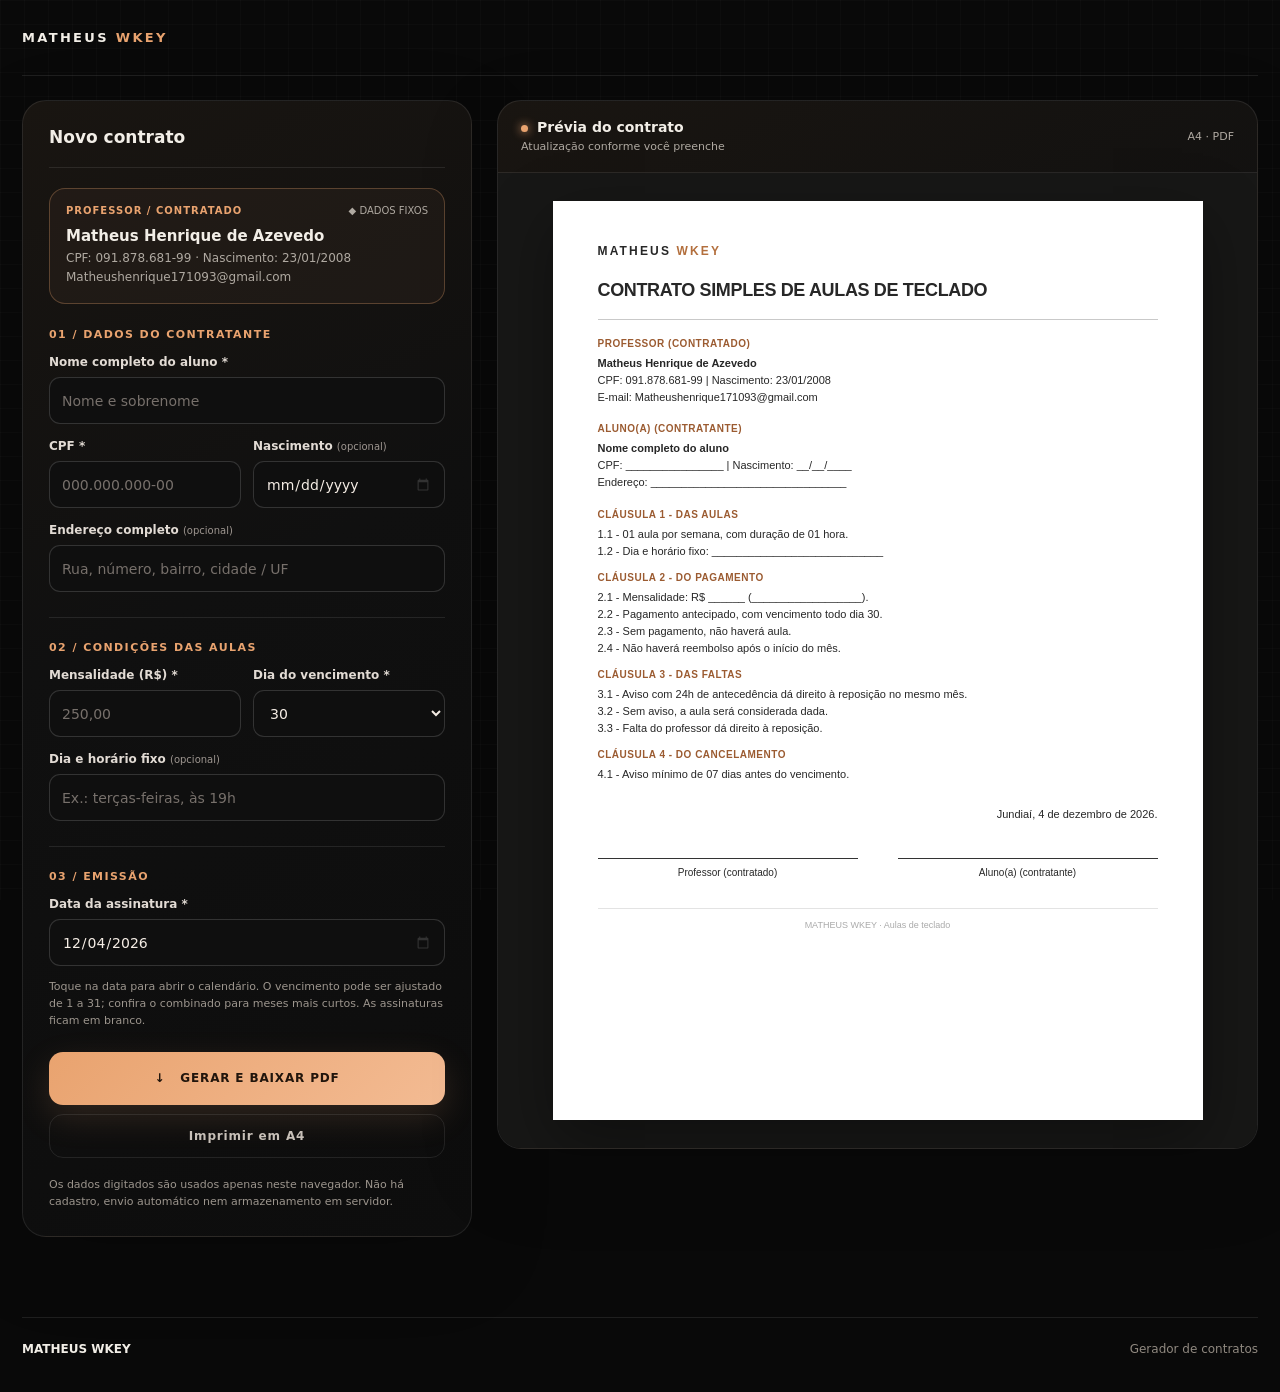
<file: contratos-key/index.html>
<!doctype html><html lang="pt-BR"><head>
<meta charset="UTF-8"><meta name="viewport" content="width=device-width, initial-scale=1, viewport-fit=cover"><meta name="theme-color" content="#090909">
<meta name="description" content="Gerador de contratos do Matheus WKEY"><title>Matheus WKEY | Contratos</title><link rel="stylesheet" href="style.css"></head><body>
<div class="shell"><header class="topbar"><span class="brand">MATHEUS <b>WKEY</b></span></header>
<main class="workspace" id="novo-contrato"><section class="panel form-panel"><div class="section-head"><div><h2>Novo contrato</h2></div></div>
<div class="fixed"><div class="fixed-top"><strong>PROFESSOR / CONTRATADO</strong><small>◆ DADOS FIXOS</small></div><h3>Matheus Henrique de Azevedo</h3><p>CPF: 091.878.681-99 · Nascimento: 23/01/2008<br>Matheushenrique171093@gmail.com</p></div>
<form id="contractForm" novalidate>
<h3 class="form-heading">01 / Dados do contratante</h3><div class="fields">
<div class="field wide"><label for="nome">Nome completo do aluno *</label><input id="nome" required maxlength="130" autocomplete="off" placeholder="Nome e sobrenome"></div>
<div class="field"><label for="cpf">CPF *</label><input id="cpf" inputmode="numeric" required maxlength="14" autocomplete="off" placeholder="000.000.000-00"></div>
<div class="field"><label for="nascimento">Nascimento <small>(opcional)</small></label><input type="date" id="nascimento"></div>
<div class="field wide"><label for="endereco">Endereço completo <small>(opcional)</small></label><input id="endereco" maxlength="210" autocomplete="off" placeholder="Rua, número, bairro, cidade / UF"></div></div>
<hr><h3 class="form-heading">02 / Condições das aulas</h3><div class="fields">
<div class="field"><label for="mensalidade">Mensalidade (R$) *</label><input id="mensalidade" required inputmode="decimal" placeholder="250,00"></div>
<div class="field"><label for="vencimento">Dia do vencimento *</label><select id="vencimento" required><option value="">Selecione</option></select></div>
<div class="field wide"><label for="horario">Dia e horário fixo <small>(opcional)</small></label><input id="horario" maxlength="90" placeholder="Ex.: terças-feiras, às 19h"></div></div>
<hr><h3 class="form-heading">03 / Emissão</h3><div class="fields"><div class="field wide"><label for="dataContrato">Data da assinatura *</label><input type="date" id="dataContrato" required></div></div>
<p class="help">Toque na data para abrir o calendário. O vencimento pode ser ajustado de 1 a 31; confira o combinado para meses mais curtos. As assinaturas ficam em branco.</p>
<button class="primary" id="downloadBtn" type="submit">↓ &nbsp; GERAR E BAIXAR PDF</button><button class="secondary" id="printBtn" type="button">Imprimir em A4</button>
<div class="alert" id="alert" role="alert"></div><p class="privacy">Os dados digitados são usados apenas neste navegador. Não há cadastro, envio automático nem armazenamento em servidor.</p>
</form></section>
<section class="panel preview-panel" id="previa"><div class="preview-bar"><div><h2><span class="dot"></span>Prévia do contrato</h2><small>Atualização conforme você preenche</small></div><small>A4 · PDF</small></div>
<div class="preview-stage"><article class="doc" id="doc"><div class="doc-brand">MATHEUS <span>WKEY</span></div><h2>Contrato simples de aulas de teclado</h2><div class="doc-rule"></div>
<section><h3>Professor (contratado)</h3><p><strong>Matheus Henrique de Azevedo</strong><br>CPF: 091.878.681-99 | Nascimento: 23/01/2008<br>E-mail: Matheushenrique171093@gmail.com</p></section>
<section><h3>Aluno(a) (contratante)</h3><p><strong id="pNome">Nome completo do aluno</strong><br>CPF: <span id="pCpf">________________</span> | Nascimento: <span id="pNasc">__/__/____</span><br>Endereço: <span id="pEndereco">________________________________</span></p></section>
<div class="clauses"><section><h3>Cláusula 1 - Das aulas</h3><p>1.1 - 01 aula por semana, com duração de 01 hora.<br>1.2 - Dia e horário fixo: <span id="pHorario">____________________________</span></p></section>
<section><h3>Cláusula 2 - Do pagamento</h3><p>2.1 - Mensalidade: <span id="pValor">R$ ______</span> <span id="pExtenso"></span>.<br>2.2 - Pagamento antecipado, com vencimento todo dia <span id="pVenc">__</span>.<br>2.3 - Sem pagamento, não haverá aula.<br>2.4 - Não haverá reembolso após o início do mês.</p></section>
<section><h3>Cláusula 3 - Das faltas</h3><p>3.1 - Aviso com 24h de antecedência dá direito à reposição no mesmo mês.<br>3.2 - Sem aviso, a aula será considerada dada.<br>3.3 - Falta do professor dá direito à reposição.</p></section>
<section><h3>Cláusula 4 - Do cancelamento</h3><p>4.1 - Aviso mínimo de 07 dias antes do vencimento.</p></section></div>
<div class="doc-date" id="pData">Jundiaí, __ de __________ de ____.</div><div class="doc-signs"><div>Professor (contratado)</div><div>Aluno(a) (contratante)</div></div><div class="doc-meta">MATHEUS WKEY · Aulas de teclado</div></article></div></section></main>
<footer><b>MATHEUS WKEY</b> <span>Gerador de contratos</span></footer></div>
<script src="app.js"></script></body></html>
</file>
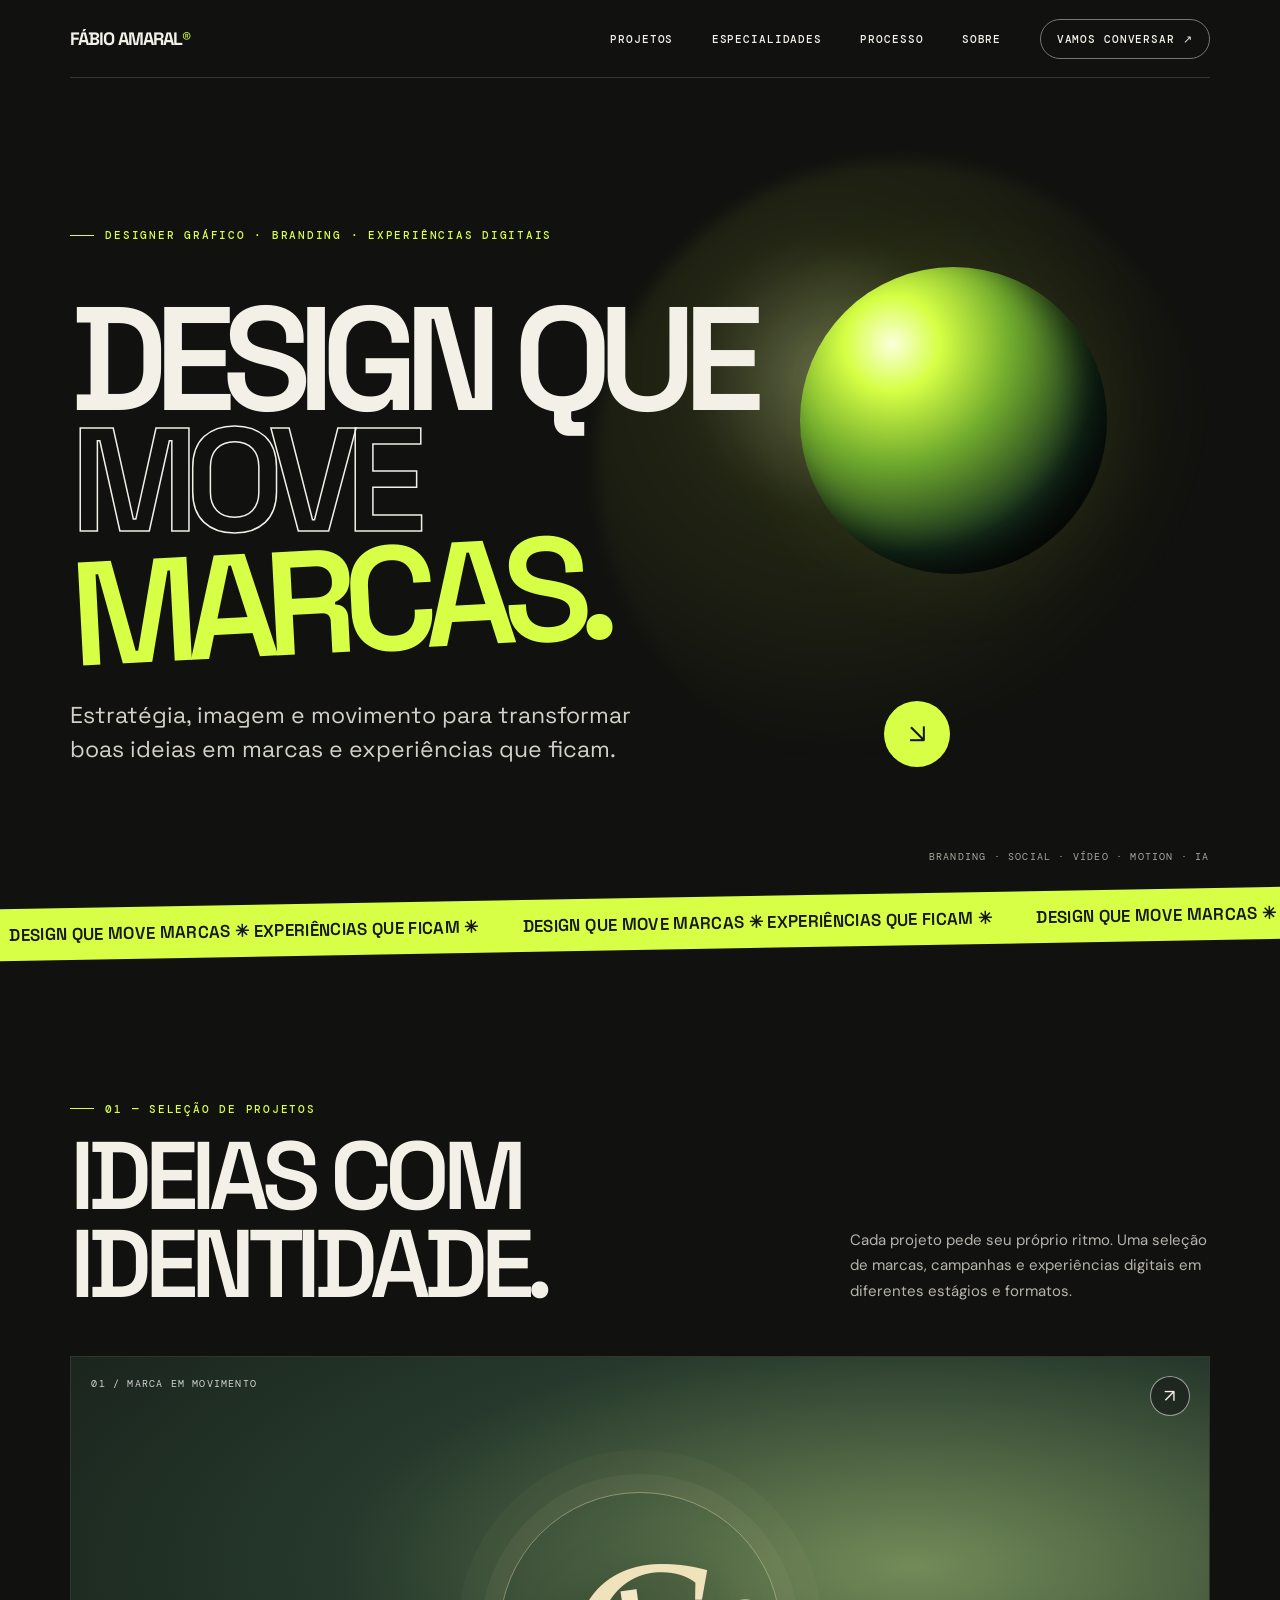
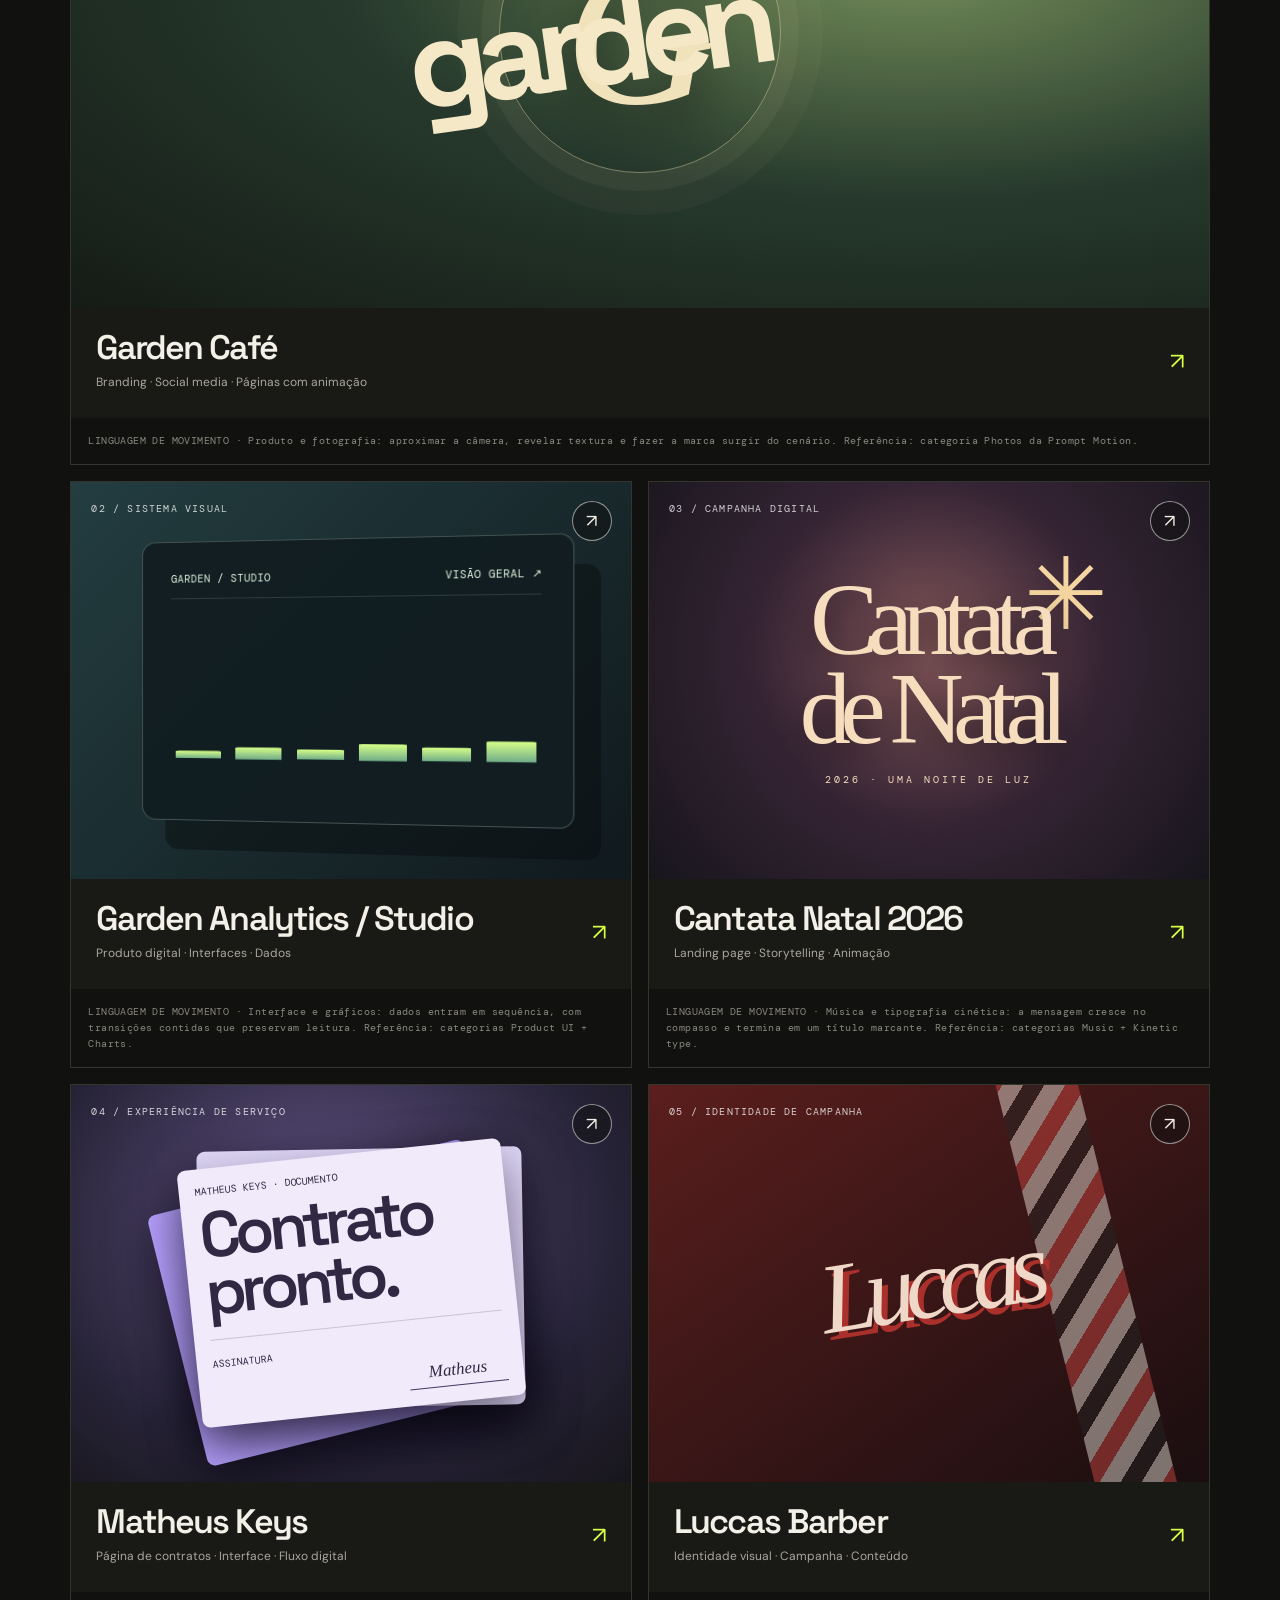
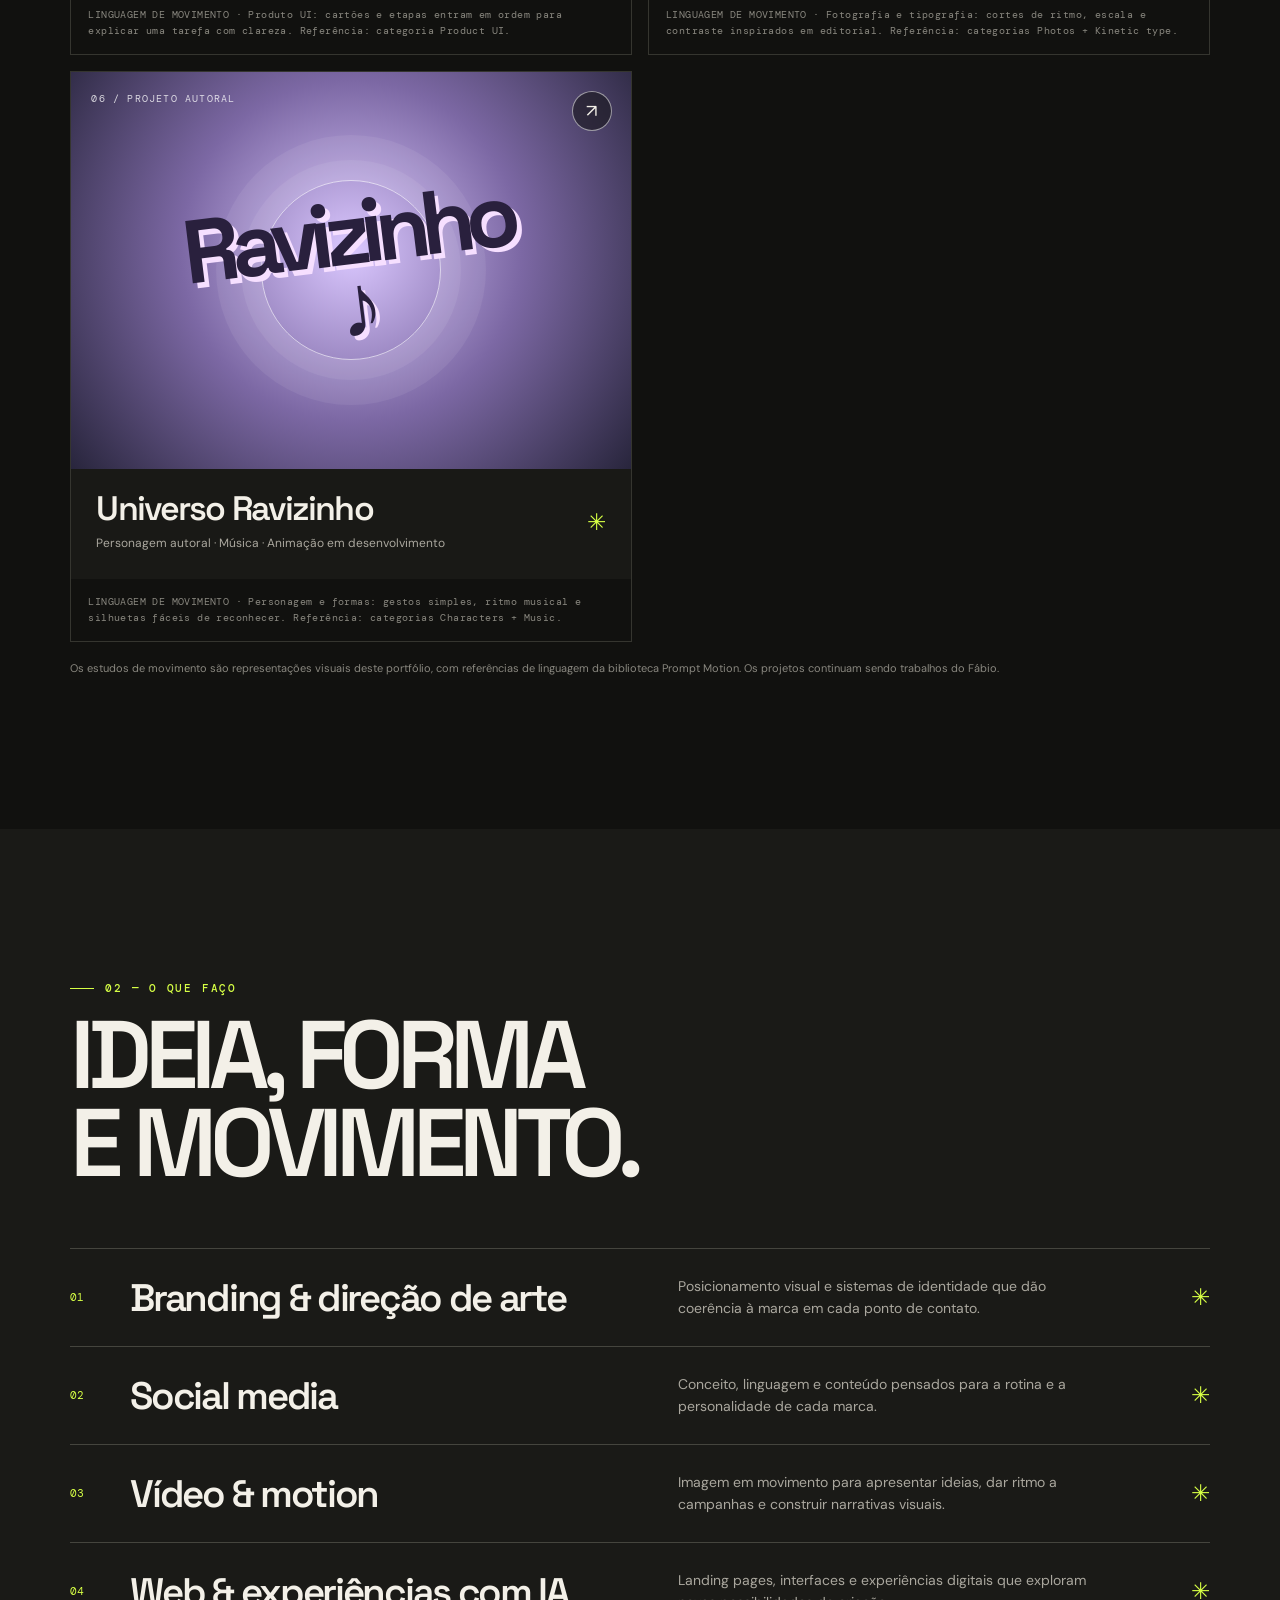
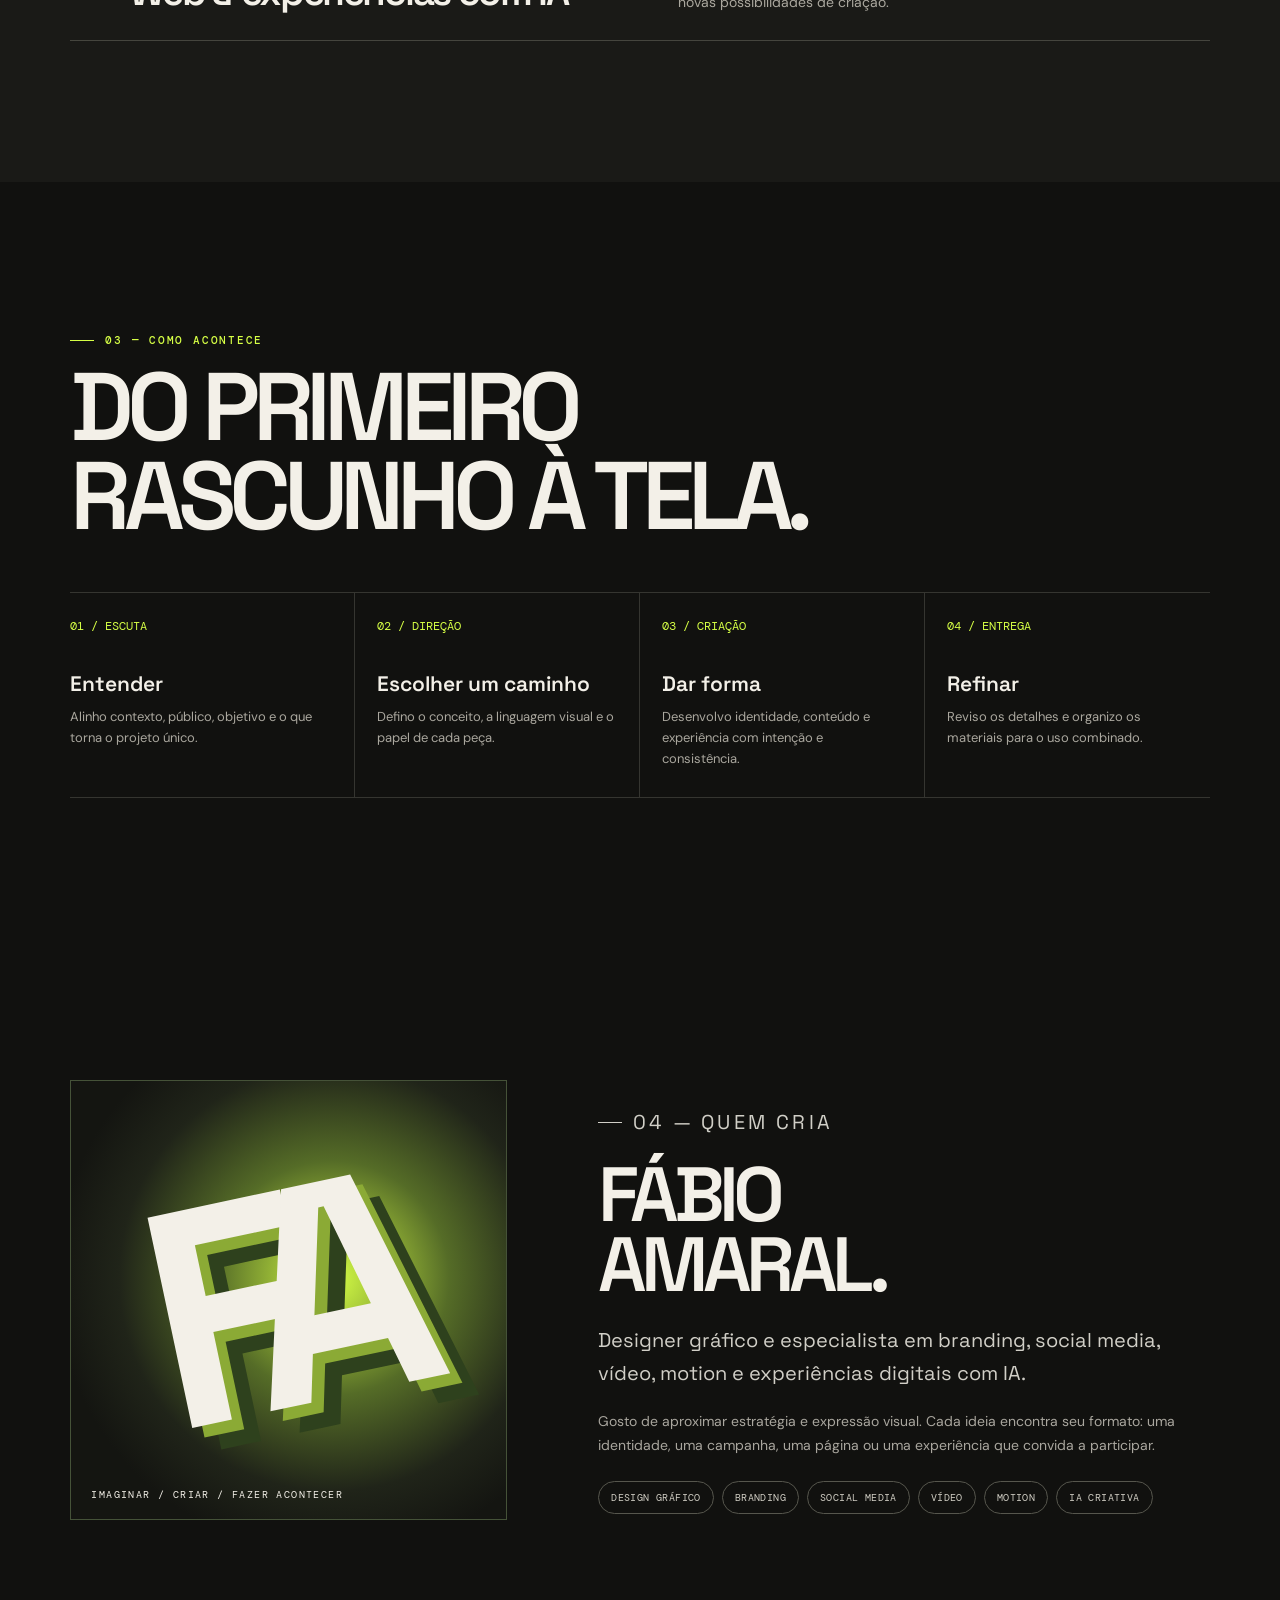
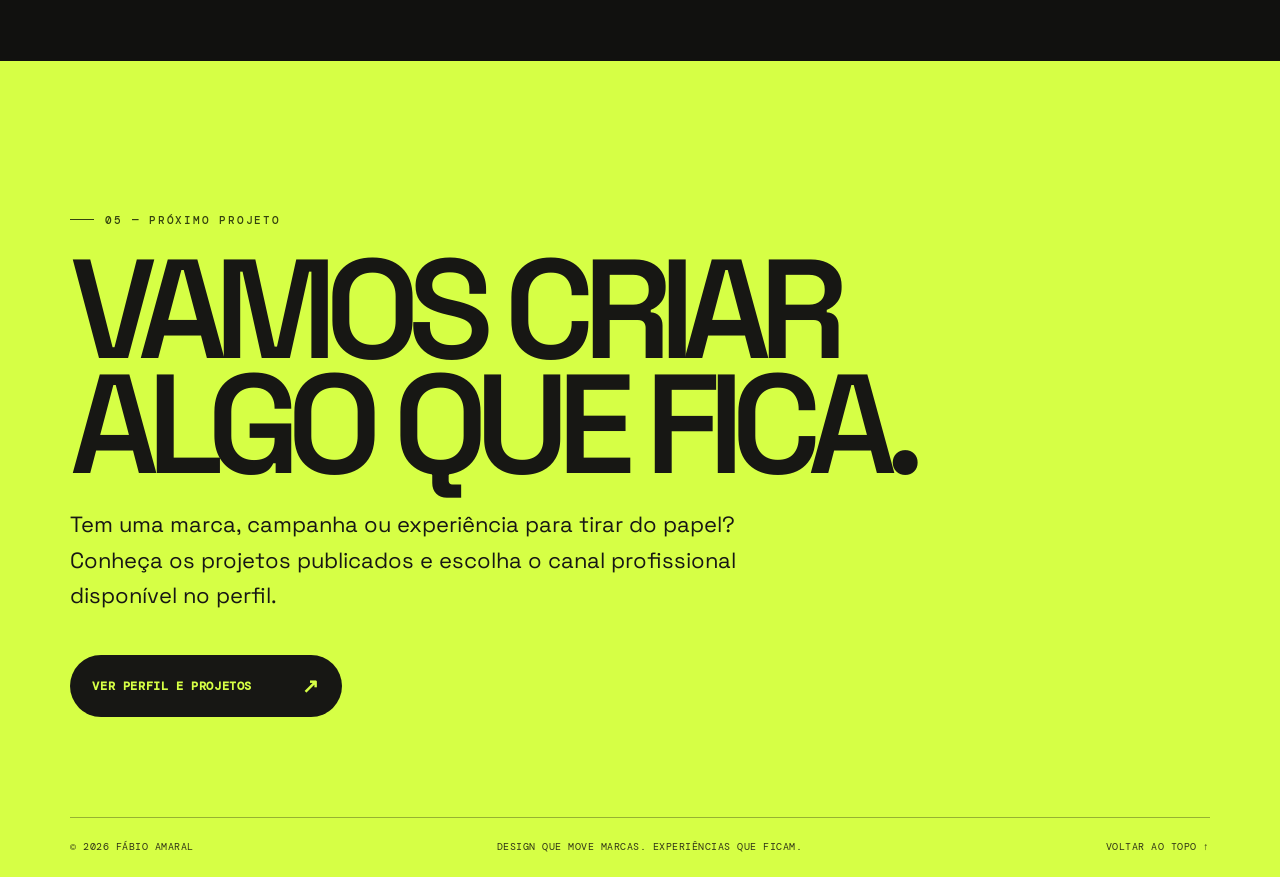
<file: fabio-amaral/index.html>
<!doctype html>
<html lang="pt-BR">
<head>
  <meta charset="utf-8">
  <meta name="viewport" content="width=device-width, initial-scale=1, viewport-fit=cover">
  <meta name="theme-color" content="#11110f">
  <meta name="description" content="Fábio Amaral — designer gráfico e especialista em branding, social media, vídeo, motion e experiências digitais com IA.">
  <title>Fábio Amaral® — Design que move marcas</title>
  <link rel="preconnect" href="https://fonts.googleapis.com">
  <link rel="preconnect" href="https://fonts.gstatic.com" crossorigin>
  <link href="https://fonts.googleapis.com/css2?family=DM+Mono:wght@400;500&family=DM+Sans:wght@400;500;600;700&family=Space+Grotesk:wght@400;500;600;700&display=swap" rel="stylesheet">
  <style>
    :root{--bg:#11110f;--paper:#f3f0e8;--ink:#171714;--mute:#aaa79e;--line:#353530;--acid:#d6ff45;--purple:#b7a1ff;--orange:#ff855d;--sans:'DM Sans',Arial,sans-serif;--display:'Space Grotesk',Arial,sans-serif;--mono:'DM Mono',monospace;--gutter:clamp(20px,5.5vw,84px)}
    *{box-sizing:border-box}html{scroll-behavior:smooth;scroll-padding-top:90px}body{margin:0;background:var(--bg);color:var(--paper);font-family:var(--sans);-webkit-font-smoothing:antialiased;overflow-x:hidden}a{color:inherit;text-decoration:none}button{font:inherit}::selection{background:var(--acid);color:var(--ink)}.skip{position:absolute;left:12px;top:-60px;z-index:20;padding:12px 16px;background:var(--acid);color:var(--ink)}.skip:focus{top:12px}.shell{width:min(89%,1440px);margin:auto}.top{height:78px;display:flex;align-items:center;justify-content:space-between;border-bottom:1px solid var(--line);position:relative;z-index:8}.wordmark{font:700 18px var(--display);letter-spacing:-1px}.wordmark b{color:var(--acid)}.nav{display:flex;align-items:center;gap:clamp(18px,3vw,42px);font:500 11px var(--mono);text-transform:uppercase;letter-spacing:.08em}.nav a{transition:color .2s}.nav a:hover,.nav a:focus-visible{color:var(--acid)}.nav .nav-cta{border:1px solid #77766f;border-radius:99px;padding:12px 16px}.menu{display:none;background:transparent;border:1px solid var(--line);color:var(--paper);border-radius:50%;width:44px;height:44px;cursor:pointer}.hero{min-height:min(820px,calc(100svh - 78px));position:relative;display:flex;flex-direction:column;justify-content:center;padding:clamp(80px,12vh,150px) 0 100px;isolation:isolate}.hero:after{content:'';position:absolute;z-index:-2;width:min(48vw,660px);aspect-ratio:1;border-radius:50%;right:0;top:10%;background:radial-gradient(circle at 38% 35%,#efffa65c,#d6ff4517 25%,transparent 70%);filter:blur(8px);pointer-events:none}.eyebrow{font:500 11px var(--mono);letter-spacing:.16em;text-transform:uppercase;color:var(--acid);display:flex;align-items:center;gap:11px}.eyebrow:before{content:'';height:1px;width:24px;background:currentColor}.hero h1{font:600 clamp(62px,11.5vw,168px)/.82 var(--display);letter-spacing:-.095em;text-transform:uppercase;max-width:1180px;margin:46px 0 36px}.hero h1 .stroke{color:transparent;-webkit-text-stroke:1.5px var(--paper)}.hero h1 .acid{color:var(--acid);display:inline-block;transform:rotate(-3deg)}.hero-bottom{display:flex;justify-content:space-between;align-items:end;gap:35px;max-width:880px}.hero-bottom p{font:400 clamp(17px,2vw,23px)/1.5 var(--display);max-width:610px;color:#d4d1c9;margin:0}.circle-link{flex:0 0 66px;width:66px;height:66px;border-radius:50%;display:grid;place-items:center;background:var(--acid);color:var(--ink);font-size:27px;transition:transform .3s}.circle-link:hover{transform:rotate(-40deg) scale(1.06)}.hero-note{position:absolute;right:0;bottom:35px;font:10px var(--mono);color:var(--mute);letter-spacing:.12em;text-transform:uppercase}.orb{position:absolute;z-index:-1;width:clamp(145px,24vw,310px);aspect-ratio:1;right:9%;top:23%;border-radius:50%;background:radial-gradient(circle at 30% 25%,#fbffdb 0,#d6ff45 15%,#70aa2d 38%,#17301d 67%,#10110f 81%);box-shadow:inset -24px -22px 35px #020503ad,0 0 100px #d6ff4512;animation:float 8s ease-in-out infinite}@keyframes float{50%{transform:translateY(-18px) rotate(7deg)}}.ticker{overflow:hidden;background:var(--acid);color:var(--ink);transform:rotate(-1deg);width:102%;margin-left:-1%;padding:15px 0}.ticker-track{display:flex;width:max-content;white-space:nowrap;animation:marquee 28s linear infinite;font:600 17px var(--display);letter-spacing:.02em}.ticker-track span{padding:0 22px}@keyframes marquee{to{transform:translateX(-50%)}}.section{padding:clamp(90px,11vw,155px) 0}.heading{display:flex;justify-content:space-between;align-items:end;gap:30px;margin-bottom:48px}.heading h2,.section-title{font:600 clamp(42px,7.5vw,104px)/.92 var(--display);letter-spacing:-.075em;text-transform:uppercase;margin:16px 0 0}.intro{color:#b7b4ac;font-size:15px;line-height:1.7;max-width:360px;margin:0 0 4px}.cases{display:grid;grid-template-columns:repeat(12,minmax(0,1fr));gap:16px}.case{grid-column:span 6;min-width:0;background:#191916;border:1px solid #35352f;overflow:hidden;transition:transform .35s,border-color .35s}.case:hover{transform:translateY(-5px);border-color:#74746a}.case.wide{grid-column:span 12}.visual{height:clamp(270px,31vw,430px);position:relative;isolation:isolate;overflow:hidden;display:grid;place-items:center}.wide .visual{height:clamp(340px,43vw,570px)}.visual:after{content:'↗';position:absolute;z-index:4;right:19px;top:19px;width:38px;height:38px;border:1px solid #fff8;border-radius:50%;background:#1118;backdrop-filter:blur(8px);display:grid;place-items:center;font-size:18px;transition:transform .3s}.case:hover .visual:after{transform:rotate(45deg)}.visual .label{position:absolute;z-index:3;left:20px;top:20px;font:10px var(--mono);letter-spacing:.12em;text-transform:uppercase;color:#ffffffc9}.visual .big{font:700 clamp(56px,10vw,145px)/.82 var(--display);letter-spacing:-.105em;position:relative;z-index:2}.garden{background:radial-gradient(ellipse at 74% 38%,#728b58,#26392c 48%,#151b16)}.garden .cup{position:absolute;z-index:1;width:clamp(130px,22vw,300px);aspect-ratio:1;border:1px solid #e5d7aa77;border-radius:50%;box-shadow:0 0 0 18px #e5d7aa0d,0 0 0 42px #e5d7aa08;display:grid;place-items:center;animation:orbit 12s ease-in-out infinite}.garden .cup:before{content:'G';font:italic 210px Georgia,serif;color:#f0e2ba;text-shadow:0 20px 50px #0008}.garden .big{color:#f4e8c6;transform:translate(-15%,10%) rotate(-8deg)}@keyframes orbit{50%{transform:translate(10px,-16px) rotate(6deg)}}.analytics{background:linear-gradient(135deg,#233d40,#10191d)}.dashboard{width:min(78%,650px);height:72%;padding:clamp(17px,3vw,30px);border:1px solid #91a69c66;border-radius:14px;background:#111d20ed;box-shadow:25px 30px 0 #080d0e80;transform:perspective(900px) rotateY(-8deg);transition:transform .7s}.case:hover .dashboard{transform:perspective(900px) rotateY(0) translateY(-4px)}.dash-top{display:flex;justify-content:space-between;color:#dff2df;font:11px var(--mono);border-bottom:1px solid #ffffff20;padding-bottom:13px}.bars{height:73%;display:flex;align-items:end;gap:clamp(7px,1.2vw,15px);padding:20px 5px 0}.bars i{height:var(--h);flex:1;background:linear-gradient(0deg,#70ac89,#d6ff88);border-radius:4px 4px 0 0;transform:scaleY(.15);transform-origin:bottom;transition:transform .85s cubic-bezier(.2,.8,.2,1)}.case:hover .bars i{transform:scaleY(1)}.bars i:nth-child(2){transition-delay:.06s}.bars i:nth-child(3){transition-delay:.12s}.bars i:nth-child(4){transition-delay:.18s}.bars i:nth-child(5){transition-delay:.24s}.bars i:nth-child(6){transition-delay:.3s}.cantata{background:radial-gradient(circle at 50% 43%,#87595c,#352434 48%,#17151c)}.cantata .star{position:absolute;color:#f5d6a1;font-size:clamp(45px,8vw,100px);top:12%;right:18%;animation:twinkle 3s ease-in-out infinite}.cantata .big{font:500 clamp(48px,8vw,104px)/.87 Georgia,serif;text-align:center;color:#f5ddbd;text-shadow:0 10px 35px #0008;animation:titleIn 1s both}.cantata .big span{display:block;font:10px var(--mono);letter-spacing:.3em;margin-top:20px}@keyframes twinkle{50%{transform:rotate(25deg) scale(.83);opacity:.55}}@keyframes titleIn{from{opacity:0;transform:translateY(18px);filter:blur(7px)}to{opacity:1;transform:none;filter:none}}.contracts{background:radial-gradient(ellipse at 45% 35%,#645587,#282439 65%,#17151b)}.paper-stack{position:relative;width:58%;height:65%;transform:rotate(-6deg)}.paper{position:absolute;inset:0;background:#f0eafb;border-radius:8px;box-shadow:0 20px 50px #05040d88;padding:16px;color:#312943;transition:transform .6s}.paper:nth-child(1){transform:translate(-18px,18px) rotate(-8deg);background:#b7a1ff}.paper:nth-child(2){transform:translate(10px,-4px) rotate(5deg);background:#e2d9fa}.paper:nth-child(3){display:flex;flex-direction:column;justify-content:space-between}.paper small{font:10px var(--mono)}.paper hr{border:0;border-top:1px solid #31294333;width:100%}.paper b{font:600 clamp(28px,5vw,67px)/.9 var(--display);letter-spacing:-.08em}.case:hover .paper:nth-child(1){transform:translate(-35px,25px) rotate(-13deg)}.case:hover .paper:nth-child(2){transform:translate(23px,-10px) rotate(9deg)}.paper .sign{align-self:end;border-bottom:1px solid #463963;font:italic 17px Georgia,serif;padding:5px 20px}.barber{background:linear-gradient(145deg,#5a1e1d,#1a0e10)}.barber .pole{position:absolute;width:80px;height:150%;background:repeating-linear-gradient(135deg,#f3ece0 0 18px,#d94b45 18px 36px,#f3ece0 36px 54px,#252525 54px 72px);right:13%;top:-15%;transform:rotate(-14deg);opacity:.45;border-radius:50px}.barber .big{font:italic 100px Georgia,serif;color:#f0d8c8;text-shadow:5px 7px 0 #aa302c;transform:rotate(-9deg)}.ravizinho{background:radial-gradient(circle at 50% 45%,#dbc8ff,#7c68a4 48%,#28253c)}.ravizinho .shape{position:absolute;border-radius:50%;border:1px solid #fff9;width:180px;aspect-ratio:1;box-shadow:0 0 0 20px #fff1,0 0 0 45px #fff1;animation:bob 4s ease-in-out infinite}.ravizinho .big{font-size:clamp(40px,7vw,94px);text-align:center;color:#29203d;text-shadow:4px 5px 0 #f6dfff;transform:rotate(-7deg)}@keyframes bob{50%{transform:translateY(-12px) scale(1.04)}}.case-meta{padding:23px 25px 26px;display:flex;align-items:center;justify-content:space-between;gap:20px}.case-meta h3{font:600 clamp(22px,2.8vw,34px)/1 var(--display);letter-spacing:-.055em;margin:0 0 8px}.case-meta p{font-size:12px;color:#aaa79e;margin:0;line-height:1.6}.case-meta .arrow{color:var(--acid);font-size:23px}.motion-note{padding:15px 17px;margin:0;background:#11110f;color:#89877f;font:10px/1.6 var(--mono);letter-spacing:.04em}.motion-note a{text-decoration:underline;text-underline-offset:3px;color:#ccc9c0}.case-note{font-size:11px;color:#89877f;margin-top:18px;line-height:1.6}.capabilities{background:#1a1a17}.capabilities .section-title{max-width:950px}.cap-list{margin-top:60px}.cap-row{display:grid;grid-template-columns:42px minmax(230px,1.1fr) minmax(250px,1fr) 32px;align-items:center;gap:18px;padding:24px 0;border-top:1px solid #45453e}.cap-row:last-child{border-bottom:1px solid #45453e}.cap-row .n{font:11px var(--mono);color:var(--acid)}.cap-row h3{font:600 clamp(23px,3vw,42px) var(--display);letter-spacing:-.06em;margin:0}.cap-row p{font-size:14px;color:#aaa79e;line-height:1.6;margin:0;max-width:430px}.cap-row .mark{font-size:23px;color:var(--acid);text-align:right}.process-grid{display:grid;grid-template-columns:repeat(4,1fr);margin-top:52px;border-top:1px solid var(--line);border-bottom:1px solid var(--line)}.process{padding:25px 22px 28px 0;border-right:1px solid var(--line)}.process:not(:first-child){padding-left:22px}.process:last-child{border-right:0}.process b{display:block;color:var(--acid);font:12px var(--mono);margin-bottom:36px}.process h3{font:600 21px var(--display);margin:0 0 10px}.process p{font-size:13px;color:#aaa79e;line-height:1.6;margin:0}.about{display:grid;grid-template-columns:5fr 7fr;align-items:center;gap:8%}.monogram{min-height:440px;position:relative;overflow:hidden;display:grid;place-items:center;background:radial-gradient(circle at 60% 45%,#d6ff45,#556c27 33%,#202419 60%,#141511 78%);border:1px solid #455238}.monogram span{font:700 clamp(170px,24vw,320px)/1 var(--display);letter-spacing:-.18em;transform:rotate(-12deg) translateX(-.08em);color:#f3f0e8;text-shadow:10px 12px 0 #8baa35,24px 27px 0 #2e411d}.monogram small{position:absolute;bottom:18px;left:20px;font:10px var(--mono);letter-spacing:.14em}.about-copy h2{font:600 clamp(39px,6vw,78px)/.92 var(--display);letter-spacing:-.075em;margin:14px 0 24px;text-transform:uppercase}.about-copy p{font:400 clamp(16px,1.6vw,20px)/1.65 var(--display);color:#d1cfc7}.about-copy p+p{font:14px/1.7 var(--sans);color:#a9a69e}.tags{display:flex;flex-wrap:wrap;gap:8px;margin-top:24px}.tag{border:1px solid #56564d;border-radius:99px;padding:9px 12px;color:#d0cdc3;font:10px var(--mono);letter-spacing:.04em}.contact{background:var(--acid);color:var(--ink);padding:clamp(80px,11vw,145px) 0 24px}.contact .eyebrow{color:#34420e}.contact .eyebrow:before{background:currentColor}.contact h2{font:600 clamp(62px,11vw,150px)/.82 var(--display);letter-spacing:-.09em;text-transform:uppercase;margin:25px 0}.contact-copy{font:400 clamp(17px,2vw,22px)/1.6 var(--display);max-width:700px}.contact-link{display:inline-flex;align-items:center;justify-content:space-between;gap:50px;padding:18px 22px;background:var(--ink);color:var(--acid);border-radius:99px;font:600 12px var(--mono);letter-spacing:.05em;margin-top:20px;transition:transform .25s}.contact-link:hover{transform:translateY(-4px)}.contact-link span{font-size:20px}footer{display:flex;align-items:center;justify-content:space-between;gap:15px;border-top:1px solid #15190d55;padding-top:22px;margin-top:100px;font:10px var(--mono);color:#303516;letter-spacing:.05em}.reveal{opacity:0;transform:translateY(22px);transition:opacity .7s,transform .7s}.reveal.visible{opacity:1;transform:none}:focus-visible{outline:2px solid var(--acid);outline-offset:4px}
    @media(max-width:850px){.shell{width:min(calc(100% - 40px),1440px)}.top{height:70px}.menu{display:grid;place-items:center}.nav{display:none;position:absolute;top:69px;left:-20px;right:-20px;background:#171714;padding:22px 20px 25px;border-bottom:1px solid var(--line);flex-direction:column;align-items:stretch;gap:0}.nav.open{display:flex}.nav a{padding:15px 4px;border-bottom:1px solid #33332e}.nav .nav-cta{border:0;border-bottom:1px solid #33332e;border-radius:0;padding:15px 4px}.hero{min-height:calc(100svh - 70px);padding:90px 0 95px}.hero h1{font-size:clamp(64px,12vw,112px);margin-top:52px}.orb{right:-4%;top:24%;opacity:.72}.hero-note{bottom:20px}.heading{display:block}.intro{margin-top:23px}.case,.case.wide{grid-column:span 12}.visual,.wide .visual{height:clamp(290px,56vw,430px)}.visual .big{font-size:clamp(80px,17vw,145px)}.cap-row{grid-template-columns:34px 1fr 24px;gap:13px}.cap-row p{grid-column:2;grid-row:2}.cap-row .mark{grid-column:3;grid-row:1}.process-grid{grid-template-columns:repeat(2,1fr)}.process:nth-child(2){border-right:0}.process:nth-child(n+3){border-top:1px solid var(--line)}.process:nth-child(3){padding-left:0}.about{grid-template-columns:1fr;gap:35px}.monogram{min-height:340px}.monogram span{font-size:230px}.contact h2{font-size:clamp(67px,13vw,112px)}footer{flex-wrap:wrap;margin-top:75px}}
    @media(max-width:480px){.shell{width:calc(100% - 36px)}.wordmark{font-size:16px}.hero{padding-top:75px;min-height:calc(91svh - 70px)}.hero h1{font-size:clamp(57px,13.3vw,75px);line-height:.88;margin:44px 0 26px}.orb{right:0;top:19%;width:min(42vw,150px);opacity:.48}.hero-bottom{display:block}.hero-bottom p{font-size:17px;max-width:34ch}.circle-link{width:52px;height:52px;margin-top:22px;font-size:23px}.hero-note{font-size:8px;max-width:200px;text-align:right}.ticker{padding:12px 0}.ticker-track{font-size:14px}.section{padding:85px 0}.heading{margin-bottom:32px}.heading h2,.section-title{font-size:clamp(40px,11vw,57px)}.intro{font-size:14px}.cases{gap:13px}.visual,.wide .visual{height:270px}.case-meta{padding:19px 18px 20px}.case-meta h3{font-size:25px}.case-meta p{font-size:11px}.visual .big{font-size:82px}.garden .cup{width:145px}.garden .cup:before{font-size:140px}.garden .big{transform:translate(-10%,18%) rotate(-8deg)}.dashboard{width:84%;height:72%;padding:15px}.dash-top{font-size:9px}.bars{gap:6px}.cantata .big{font-size:52px}.paper-stack{width:64%;height:64%}.paper{padding:12px}.paper b{font-size:34px}.barber .big{font-size:70px}.ravizinho .shape{width:130px}.ravizinho .big{font-size:47px}.cap-row{padding:20px 0;grid-template-columns:27px minmax(0,1fr) 20px;gap:10px}.cap-row h3{font-size:23px}.cap-row p{font-size:13px}.process-grid{grid-template-columns:1fr}.process,.process:not(:first-child){padding:19px 0;border-right:0;border-top:1px solid var(--line)}.process:first-child{border-top:0}.process b{margin-bottom:18px}.monogram{min-height:285px}.monogram span{font-size:190px}.about-copy h2{font-size:48px}.contact h2{font-size:clamp(60px,15vw,78px)}.contact-link{gap:20px;padding:16px 18px;font-size:10px}footer{font-size:9px;gap:12px}.hero-note{right:0}}
    @media(prefers-reduced-motion:reduce){*,*:before,*:after{animation-duration:.01ms!important;animation-iteration-count:1!important;scroll-behavior:auto!important;transition-duration:.01ms!important}.reveal{opacity:1;transform:none}}
  </style>
</head>
<body>
  <a class="skip" href="#conteudo">Pular para o conteúdo</a>
  <header class="top shell"><a class="wordmark" href="#inicio" aria-label="Fábio Amaral, início">FÁBIO AMARAL<b>®</b></a><button class="menu" aria-label="Abrir menu" aria-expanded="false" aria-controls="navegacao">☰</button><nav class="nav" id="navegacao" aria-label="Navegação principal"><a href="#trabalhos">Projetos</a><a href="#especialidades">Especialidades</a><a href="#processo">Processo</a><a href="#sobre">Sobre</a><a href="#contato" class="nav-cta">Vamos conversar ↗</a></nav></header>
  <main id="conteudo">
    <section class="hero shell" id="inicio"><div class="orb" aria-hidden="true"></div><p class="eyebrow">Designer gráfico · Branding · Experiências digitais</p><h1>DESIGN QUE<br><span class="stroke">MOVE</span><br><span class="acid">MARCAS.</span></h1><div class="hero-bottom"><p>Estratégia, imagem e movimento para transformar boas ideias em marcas e experiências que ficam.</p><a class="circle-link" href="#trabalhos" aria-label="Ver projetos">↘</a></div><span class="hero-note">Branding · Social · Vídeo · Motion · IA</span></section>
    <div class="ticker" aria-hidden="true"><div class="ticker-track"><span>DESIGN QUE MOVE MARCAS ✳ EXPERIÊNCIAS QUE FICAM ✳</span><span>DESIGN QUE MOVE MARCAS ✳ EXPERIÊNCIAS QUE FICAM ✳</span><span>DESIGN QUE MOVE MARCAS ✳ EXPERIÊNCIAS QUE FICAM ✳</span><span>DESIGN QUE MOVE MARCAS ✳ EXPERIÊNCIAS QUE FICAM ✳</span></div></div>
    <section class="section shell" id="trabalhos"><div class="heading reveal"><div><p class="eyebrow">01 — Seleção de projetos</p><h2>IDEIAS COM<br>IDENTIDADE.</h2></div><p class="intro">Cada projeto pede seu próprio ritmo. Uma seleção de marcas, campanhas e experiências digitais em diferentes estágios e formatos.</p></div><div class="cases">
      <a class="case wide reveal" href="https://github.com/site-proj/garden-analytics" target="_blank" rel="noopener noreferrer" aria-label="Garden Café — abrir projeto no GitHub"><div class="visual garden"><span class="label">01 / Marca em movimento</span><div class="cup" aria-hidden="true"></div><span class="big">garden</span></div><div class="case-meta"><div><h3>Garden Café</h3><p>Branding · Social media · Páginas com animação</p></div><span class="arrow" aria-hidden="true">↗</span></div><p class="motion-note">LINGUAGEM DE MOVIMENTO · Produto e fotografia: aproximar a câmera, revelar textura e fazer a marca surgir do cenário. Referência: categoria Photos da Prompt Motion.</p></a>
      <a class="case reveal" href="https://github.com/site-proj/garden-analytics" target="_blank" rel="noopener noreferrer" aria-label="Garden Analytics e Studio — abrir projeto no GitHub"><div class="visual analytics"><span class="label">02 / Sistema visual</span><div class="dashboard"><div class="dash-top"><span>GARDEN / STUDIO</span><span>VISÃO GERAL ↗</span></div><div class="bars" aria-hidden="true"><i style="--h:35%"></i><i style="--h:57%"></i><i style="--h:46%"></i><i style="--h:78%"></i><i style="--h:63%"></i><i style="--h:93%"></i></div></div></div><div class="case-meta"><div><h3>Garden Analytics / Studio</h3><p>Produto digital · Interfaces · Dados</p></div><span class="arrow" aria-hidden="true">↗</span></div><p class="motion-note">LINGUAGEM DE MOVIMENTO · Interface e gráficos: dados entram em sequência, com transições contidas que preservam leitura. Referência: categorias Product UI + Charts.</p></a>
      <a class="case reveal" href="https://site-proj.github.io/cantata-natal-2026/" target="_blank" rel="noopener noreferrer" aria-label="Cantata de Natal 2026 — abrir site"><div class="visual cantata"><span class="label">03 / Campanha digital</span><span class="star" aria-hidden="true">✳</span><div class="big">Cantata<br>de Natal<span>2026 · UMA NOITE DE LUZ</span></div></div><div class="case-meta"><div><h3>Cantata Natal 2026</h3><p>Landing page · Storytelling · Animação</p></div><span class="arrow" aria-hidden="true">↗</span></div><p class="motion-note">LINGUAGEM DE MOVIMENTO · Música e tipografia cinética: a mensagem cresce no compasso e termina em um título marcante. Referência: categorias Music + Kinetic type.</p></a>
      <a class="case reveal" href="https://github.com/site-proj/aulas-de-teclado-matheus-wkeys" target="_blank" rel="noopener noreferrer" aria-label="Matheus Keys — abrir projeto no GitHub"><div class="visual contracts"><span class="label">04 / Experiência de serviço</span><div class="paper-stack" aria-hidden="true"><div class="paper"></div><div class="paper"></div><div class="paper"><small>MATHEUS KEYS · DOCUMENTO</small><b>Contrato<br>pronto.</b><hr><small>ASSINATURA</small><span class="sign">Matheus</span></div></div></div><div class="case-meta"><div><h3>Matheus Keys</h3><p>Página de contratos · Interface · Fluxo digital</p></div><span class="arrow" aria-hidden="true">↗</span></div><p class="motion-note">LINGUAGEM DE MOVIMENTO · Produto UI: cartões e etapas entram em ordem para explicar uma tarefa com clareza. Referência: categoria Product UI.</p></a>
      <a class="case reveal" href="https://github.com/site-proj/luccas-barber" target="_blank" rel="noopener noreferrer" aria-label="Luccas Barber — abrir projeto no GitHub"><div class="visual barber"><span class="label">05 / Identidade de campanha</span><span class="pole" aria-hidden="true"></span><span class="big">Luccas</span></div><div class="case-meta"><div><h3>Luccas Barber</h3><p>Identidade visual · Campanha · Conteúdo</p></div><span class="arrow" aria-hidden="true">↗</span></div><p class="motion-note">LINGUAGEM DE MOVIMENTO · Fotografia e tipografia: cortes de ritmo, escala e contraste inspirados em editorial. Referência: categorias Photos + Kinetic type.</p></a>
      <article class="case reveal"><div class="visual ravizinho"><span class="label">06 / Projeto autoral</span><span class="shape" aria-hidden="true"></span><span class="big">Ravizinho<br>♪</span></div><div class="case-meta"><div><h3>Universo Ravizinho</h3><p>Personagem autoral · Música · Animação em desenvolvimento</p></div><span class="arrow" aria-hidden="true">✳</span></div><p class="motion-note">LINGUAGEM DE MOVIMENTO · Personagem e formas: gestos simples, ritmo musical e silhuetas fáceis de reconhecer. Referência: categorias Characters + Music.</p></article>
    </div><p class="case-note">Os estudos de movimento são representações visuais deste portfólio, com referências de linguagem da <a href="https://prompt-motion.com/" target="_blank" rel="noopener noreferrer">biblioteca Prompt Motion</a>. Os projetos continuam sendo trabalhos do Fábio.</p></section>
    <section class="section capabilities" id="especialidades"><div class="shell"><p class="eyebrow reveal">02 — O que faço</p><h2 class="section-title reveal">IDEIA, FORMA<br>E MOVIMENTO.</h2><div class="cap-list"><div class="cap-row reveal"><span class="n">01</span><h3>Branding & direção de arte</h3><p>Posicionamento visual e sistemas de identidade que dão coerência à marca em cada ponto de contato.</p><span class="mark">✳</span></div><div class="cap-row reveal"><span class="n">02</span><h3>Social media</h3><p>Conceito, linguagem e conteúdo pensados para a rotina e a personalidade de cada marca.</p><span class="mark">✳</span></div><div class="cap-row reveal"><span class="n">03</span><h3>Vídeo & motion</h3><p>Imagem em movimento para apresentar ideias, dar ritmo a campanhas e construir narrativas visuais.</p><span class="mark">✳</span></div><div class="cap-row reveal"><span class="n">04</span><h3>Web & experiências com IA</h3><p>Landing pages, interfaces e experiências digitais que exploram novas possibilidades de criação.</p><span class="mark">✳</span></div></div></div></section>
    <section class="section shell" id="processo"><p class="eyebrow reveal">03 — Como acontece</p><h2 class="section-title reveal">DO PRIMEIRO<br>RASCUNHO À TELA.</h2><div class="process-grid"><article class="process reveal"><b>01 / ESCUTA</b><h3>Entender</h3><p>Alinho contexto, público, objetivo e o que torna o projeto único.</p></article><article class="process reveal"><b>02 / DIREÇÃO</b><h3>Escolher um caminho</h3><p>Defino o conceito, a linguagem visual e o papel de cada peça.</p></article><article class="process reveal"><b>03 / CRIAÇÃO</b><h3>Dar forma</h3><p>Desenvolvo identidade, conteúdo e experiência com intenção e consistência.</p></article><article class="process reveal"><b>04 / ENTREGA</b><h3>Refinar</h3><p>Reviso os detalhes e organizo os materiais para o uso combinado.</p></article></div></section>
    <section class="section shell" id="sobre"><div class="about"><div class="monogram reveal" aria-label="Monograma FA"><span aria-hidden="true">FA</span><small>IMAGINAR / CRIAR / FAZER ACONTECER</small></div><div class="about-copy reveal"><p class="eyebrow">04 — Quem cria</p><h2>FÁBIO<br>AMARAL.</h2><p>Designer gráfico e especialista em branding, social media, vídeo, motion e experiências digitais com IA.</p><p>Gosto de aproximar estratégia e expressão visual. Cada ideia encontra seu formato: uma identidade, uma campanha, uma página ou uma experiência que convida a participar.</p><div class="tags"><span class="tag">DESIGN GRÁFICO</span><span class="tag">BRANDING</span><span class="tag">SOCIAL MEDIA</span><span class="tag">VÍDEO</span><span class="tag">MOTION</span><span class="tag">IA CRIATIVA</span></div></div></div></section>
    <section class="contact" id="contato"><div class="shell"><p class="eyebrow">05 — Próximo projeto</p><h2>VAMOS CRIAR<br>ALGO QUE FICA.</h2><p class="contact-copy">Tem uma marca, campanha ou experiência para tirar do papel? Conheça os projetos publicados e escolha o canal profissional disponível no perfil.</p><a class="contact-link" href="https://github.com/site-proj" target="_blank" rel="noopener noreferrer">VER PERFIL E PROJETOS <span>↗</span></a><footer><span>© <span id="year">2026</span> FÁBIO AMARAL</span><span>DESIGN QUE MOVE MARCAS. EXPERIÊNCIAS QUE FICAM.</span><a href="#inicio">VOLTAR AO TOPO ↑</a></footer></div></section>
  </main>
  <script>
    (()=>{const menu=document.querySelector('.menu'),nav=document.querySelector('.nav');menu.addEventListener('click',()=>{const open=menu.getAttribute('aria-expanded')!=='true';menu.setAttribute('aria-expanded',String(open));menu.setAttribute('aria-label',open?'Fechar menu':'Abrir menu');nav.classList.toggle('open',open)});nav.querySelectorAll('a').forEach(a=>a.addEventListener('click',()=>{nav.classList.remove('open');menu.setAttribute('aria-expanded','false');menu.setAttribute('aria-label','Abrir menu')}));document.getElementById('year').textContent=new Date().getFullYear();if('IntersectionObserver'in window&&!matchMedia('(prefers-reduced-motion: reduce)').matches){const observer=new IntersectionObserver(entries=>entries.forEach(entry=>{if(entry.isIntersecting){entry.target.classList.add('visible');observer.unobserve(entry.target)}}),{threshold:.08});document.querySelectorAll('.reveal').forEach(el=>observer.observe(el))}else{document.querySelectorAll('.reveal').forEach(el=>el.classList.add('visible'))}})();
  </script>
</body>
</html>
</file>
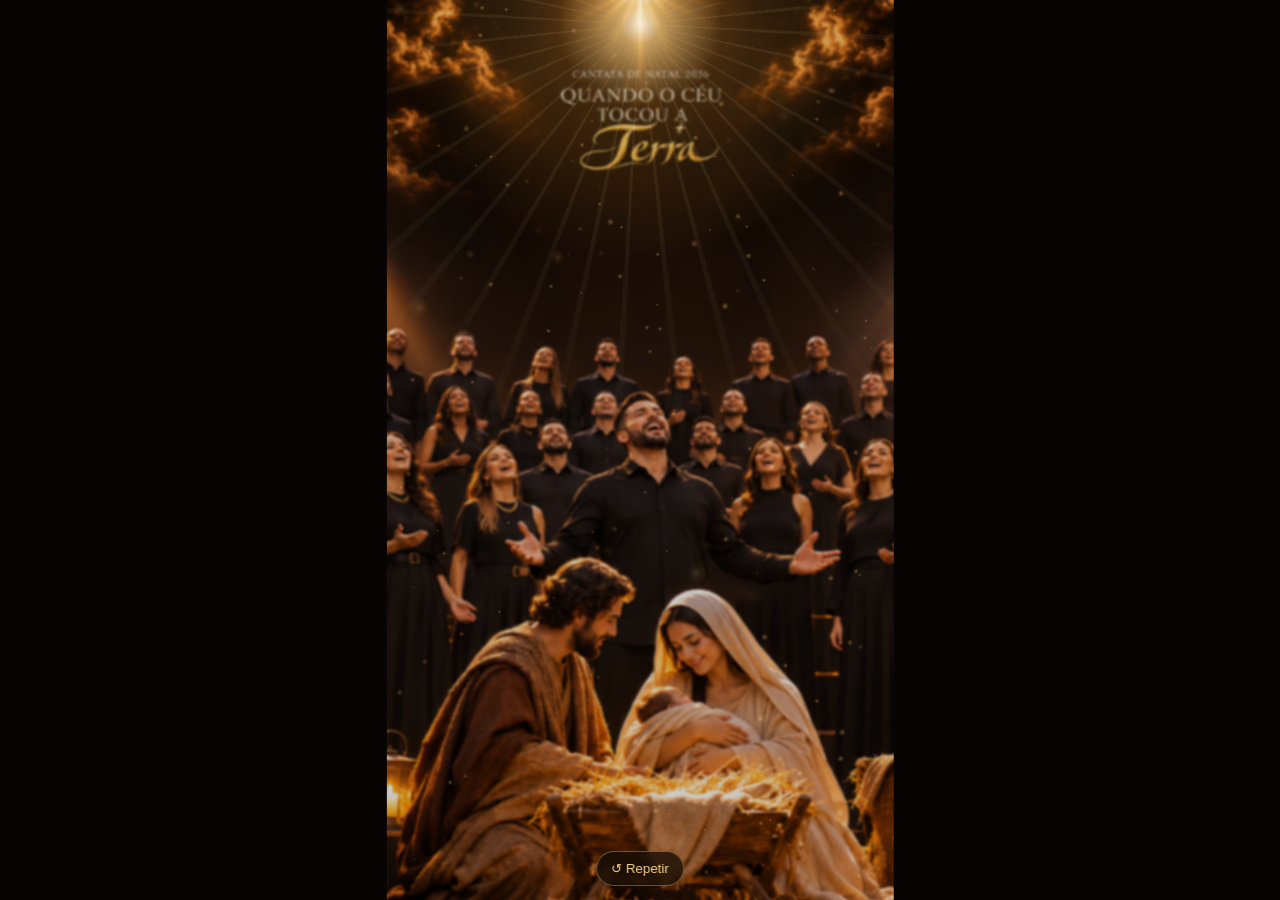
<file: grande-coral/index.html>
<!doctype html>
<html lang="pt-BR">
<head>
<meta charset="utf-8">
<meta name="viewport" content="width=device-width, initial-scale=1">
<title>Faça parte do Grande Coral</title>
<link rel="stylesheet" href="fonts-local.css">
<style>
  :root{
    --gold-1:#fff4d6; --gold-2:#f7d58a; --gold-3:#e0a64a; --gold-4:#a8691f;
    --bg:#070403;
  }
  *{box-sizing:border-box;margin:0;padding:0}
  html,body{height:100%;background:var(--bg);overflow:hidden}
  body{display:grid;place-items:center}
  #viewport{position:relative;width:100vw;height:100vh;display:grid;place-items:center}
  #stage{
    position:absolute;left:50%;top:50%;width:1080px;height:1920px;
    transform-origin:center center;overflow:hidden;background:#000;
  }
  .layer{position:absolute;inset:0}
  #poster{
    background:url(poster.png) center top/1080px auto no-repeat;
    transform-origin:50% 30%;will-change:transform,filter,opacity;
  }
  #vignette{
    background:
      radial-gradient(ellipse 62% 9% at 50% 29%, rgba(6,3,1,.88), rgba(6,3,1,.55) 55%, transparent 100%),
      radial-gradient(ellipse 120% 70% at 50% 45%, transparent 55%, rgba(0,0,0,.55) 100%);
  }
  #rays{
    background:repeating-conic-gradient(from 0deg at 50% 2.7%, rgba(255,214,140,.13) 0deg 1.1deg, transparent 1.2deg 9deg);
    -webkit-mask-image:radial-gradient(circle at 50% 2.7%, #000 0, rgba(0,0,0,.6) 18%, transparent 48%);
            mask-image:radial-gradient(circle at 50% 2.7%, #000 0, rgba(0,0,0,.6) 18%, transparent 48%);
    mix-blend-mode:screen;transform-origin:50% 2.7%;
  }
  #flare{
    background:radial-gradient(circle at 50% 2.7%, rgba(255,250,235,1) 0, rgba(255,214,140,.75) 2.2%, rgba(240,160,60,.25) 9%, transparent 26%);
    mix-blend-mode:screen;
  }
  #sweep{
    background:linear-gradient(105deg, transparent 40%, rgba(255,220,160,.16) 50%, transparent 60%);
    background-size:300% 100%;mix-blend-mode:screen;
  }
  canvas#dust{mix-blend-mode:screen}

  /* ---------- Type ---------- */
  #type{position:absolute;left:0;right:0;top:418px;text-align:center}
  .kicker-row{display:flex;align-items:center;justify-content:center;gap:26px;height:60px}
  .kicker{
    font-family:'Cinzel',serif;font-weight:600;font-size:40px;letter-spacing:.32em;
    color:var(--gold-1);text-shadow:0 0 18px rgba(255,190,90,.55);
    white-space:nowrap;padding-left:.32em;
  }
  .kicker span{display:inline-block;will-change:transform,opacity,filter}
  .wave{width:150px;height:60px;overflow:visible}
  .wave path{fill:none;stroke:url(#g);stroke-width:2.4;stroke-linecap:round}
  .script-wrap{position:relative;display:inline-block;margin:-70px 0 -60px}
  .script{
    font-family:'Great Vibes',cursive;font-size:168px;line-height:1;white-space:nowrap;
    padding:80px 90px 70px;
    background:linear-gradient(100deg,var(--gold-4) 0%,var(--gold-3) 18%,var(--gold-2) 34%,var(--gold-1) 46%,#fff 50%,var(--gold-1) 54%,var(--gold-2) 66%,var(--gold-3) 82%,var(--gold-4) 100%);
    background-size:260% 100%;
    -webkit-background-clip:text;background-clip:text;color:transparent;
    filter:drop-shadow(0 0 14px rgba(255,180,80,.55)) drop-shadow(0 4px 2px rgba(0,0,0,.6));
  }
  /* ---------- CTA ---------- */
  #ctaShade{background:linear-gradient(to top, rgba(4,2,1,.92) 0, rgba(4,2,1,.7) 7%, transparent 17%)}
  #cta{position:absolute;left:0;right:0;bottom:92px;display:flex;flex-direction:column;align-items:center;gap:18px}
  .pill{
    position:relative;overflow:hidden;padding:26px 64px 24px;border-radius:999px;
    font-family:'Cinzel',serif;font-weight:600;font-size:46px;letter-spacing:.2em;padding-right:calc(64px - .2em);
    color:#2a1606;
    background:linear-gradient(180deg,#fff1cc 0%,#f5cf7e 45%,#d9993f 100%);
    box-shadow:0 0 0 2px rgba(255,236,190,.55) inset, 0 10px 30px rgba(0,0,0,.6), 0 0 50px rgba(255,180,80,.45);
  }
  .pill .shine{position:absolute;inset:0;background:linear-gradient(105deg,transparent 35%,rgba(255,255,255,.85) 50%,transparent 65%);background-size:300% 100%;mix-blend-mode:soft-light}
  .ring{position:absolute;inset:-2px;border-radius:999px;border:2px solid rgba(255,214,140,.9);pointer-events:none}
  .cta-sub{font-family:'Cormorant Garamond',serif;font-style:italic;font-weight:500;font-size:38px;color:var(--gold-1);text-shadow:0 2px 10px rgba(0,0,0,.8)}
  .pen{
    position:absolute;top:50%;width:90px;height:90px;margin:-45px 0 0 -45px;border-radius:50%;
    background:radial-gradient(circle, #fff 0, rgba(255,230,170,.9) 12%, rgba(255,180,80,.35) 35%, transparent 70%);
    mix-blend-mode:screen;pointer-events:none;
  }
  .underline{
    height:2px;margin:-8px auto 0;width:520px;
    background:linear-gradient(90deg,transparent,var(--gold-2) 30%,#fff 50%,var(--gold-2) 70%,transparent);
    box-shadow:0 0 12px rgba(255,200,110,.8);transform-origin:center;
  }

  #fade{background:#000;pointer-events:none}

  #controls{
    position:fixed;bottom:14px;left:50%;transform:translateX(-50%);display:flex;gap:8px;z-index:5;
    font:500 13px/1 system-ui,sans-serif;
  }
  #controls button{
    background:rgba(20,12,6,.75);color:#f7d58a;border:1px solid rgba(247,213,138,.35);
    padding:9px 14px;border-radius:999px;cursor:pointer;backdrop-filter:blur(6px)
  }
  body.capture #controls{display:none}
</style>
</head>
<body>
<div id="viewport">
  <div id="stage">
    <div class="layer" id="poster"></div>
    <div class="layer" id="vignette"></div>
    <div class="layer" id="rays"></div>
    <div class="layer" id="flare"></div>
    <div class="layer" id="sweep"></div>
    <canvas class="layer" id="dust" width="1080" height="1920"></canvas>

    <div id="type">
      <svg width="0" height="0" style="position:absolute">
        <defs><linearGradient id="g" x1="0" x2="1"><stop offset="0" stop-color="#f7d58a" stop-opacity="0"/><stop offset=".5" stop-color="#f7d58a"/><stop offset="1" stop-color="#fff4d6"/></linearGradient></defs>
      </svg>
      <div class="kicker-row">
        <svg class="wave" id="waveL" viewBox="0 0 150 60"><path/><path style="opacity:.45"/></svg>
        <div class="kicker" id="kicker"></div>
        <svg class="wave" id="waveR" viewBox="0 0 150 60" style="transform:scaleX(-1)"><path/><path style="opacity:.45"/></svg>
      </div>
      <div class="script-wrap" id="scriptWrap">
        <div class="script" id="script">Grande Coral</div>
        <div class="pen" id="pen"></div>
      </div>
      <div class="underline" id="underline"></div>
    </div>

    <div class="layer" id="ctaShade"></div>
    <div id="cta">
      <div style="position:relative">
        <div class="pill" id="pill">INSCRIÇÕES ABERTAS<div class="shine" id="shine"></div></div>
        <div class="ring" id="ring"></div>
      </div>
    </div>

    <div class="layer" id="fade"></div>
  </div>
</div>
<div id="controls"><button id="replay">↺ Repetir</button></div>

<script>
const DURATION = 12;
const $ = id => document.getElementById(id);
const clamp = (v,a=0,b=1)=>Math.min(b,Math.max(a,v));
const prog = (t,a,b)=>clamp((t-a)/(b-a));
const easeOut = x=>1-Math.pow(1-x,3);
const easeInOut = x=>x<.5?4*x*x*x:1-Math.pow(-2*x+2,3)/2;
const easeExpo = x=>x===1?1:1-Math.pow(2,-10*x);

/* letters */
const KICK = "FAÇA PARTE DO";
$('kicker').innerHTML = [...KICK].map(c=>`<span>${c===' '?'&nbsp;':c}</span>`).join('');
const letters = [...$('kicker').children];

/* fit stage */
function fit(){
  const s = Math.min(innerWidth/1080, innerHeight/1920);
  $('stage').style.transform = `translate(-50%,-50%) scale(${s})`;
}
addEventListener('resize',fit); fit();

/* seeded particles */
let seed = 7; const rnd=()=>((seed=(seed*16807)%2147483647)/2147483647);
const P = Array.from({length:170},()=>({
  x:rnd()*1080, y:rnd()*1920, r: rnd()<.12 ? 3+rnd()*5 : .8+rnd()*2.2,
  v: 25+rnd()*70, drift: 10+rnd()*30, ph: rnd()*6.28, tw: 1+rnd()*3
}));
const ctx = $('dust').getContext('2d');
function drawDust(t, amt){
  ctx.clearRect(0,0,1080,1920);
  ctx.globalCompositeOperation='lighter';
  for(const p of P){
    const y = ((p.y - p.v*t) % 1920 + 1920) % 1920;
    const x = p.x + Math.sin(t*.6+p.ph)*p.drift;
    const a = amt * (.35+.65*Math.abs(Math.sin(t*p.tw+p.ph))) * (p.r>3?.35:.9);
    const g = ctx.createRadialGradient(x,y,0,x,y,p.r*3);
    g.addColorStop(0,`rgba(255,236,190,${a})`);
    g.addColorStop(.4,`rgba(255,190,90,${a*.5})`);
    g.addColorStop(1,'rgba(255,160,60,0)');
    ctx.fillStyle=g; ctx.beginPath(); ctx.arc(x,y,p.r*3,0,6.283); ctx.fill();
  }
}

/* sound wave flourishes */
function wavePath(t, amp, freq, phase){
  let d=''; for(let i=0;i<=150;i+=3){
    const env = Math.sin(Math.PI*i/150);           // fade at ends
    const y = 30 + Math.sin(i*freq + t*5 + phase)*amp*env*(0.6+0.4*Math.sin(t*2.3+i*.05));
    d += (i?'L':'M')+i+' '+y.toFixed(2);
  } return d;
}

function render(t){
  /* poster: blur-in + slow cinematic push */
  const pIn = easeOut(prog(t,0,2.4));
  const zoom = 1.16 - .14*easeInOut(prog(t,0,DURATION));
  const drift = -18*easeInOut(prog(t,0,DURATION));
  $('poster').style.opacity = pIn;
  $('poster').style.filter = `blur(${(1-pIn)*14}px) brightness(${.55+.45*pIn})`;
  $('poster').style.transform = `scale(${zoom}) translateY(${drift}px)`;
  $('vignette').style.opacity = easeOut(prog(t,2,3.4));

  /* star flare + rays */
  const flareIn = easeExpo(prog(t,.3,1.6));
  const pulse = .82 + .18*Math.sin(t*2.4);
  $('flare').style.opacity = flareIn*pulse;
  $('rays').style.opacity = flareIn*(.6+.25*Math.sin(t*1.7));
  $('rays').style.transform = `rotate(${t*2.2}deg) scale(${1+.04*Math.sin(t)})`;

  /* light sweeps */
  const sw = prog(t,1.2,4.2), sw2 = prog(t,7.6,10.2);
  $('sweep').style.backgroundPosition = `${100-200*(sw<1?sw:sw2)}% 0`;
  $('sweep').style.opacity = (sw>0&&sw<1)||(sw2>0&&sw2<1) ? 1 : 0;

  drawDust(t, easeOut(prog(t,.8,3)));

  /* kicker letters */
  letters.forEach((el,i)=>{
    const k = easeOut(prog(t, 2.9 + i*.07, 3.9 + i*.07));
    el.style.opacity = k;
    el.style.transform = `translateY(${(1-k)*26}px) scale(${1.25-.25*k})`;
    el.style.filter = `blur(${(1-k)*8}px)`;
  });
  $('kicker').style.letterSpacing = `${.55 - .23*easeOut(prog(t,2.9,4.6))}em`;

  /* waves */
  const wv = easeOut(prog(t,3.6,4.8));
  for(const id of ['waveL','waveR']){
    const [a,b] = $(id).querySelectorAll('path');
    a.setAttribute('d', wavePath(t, 11*wv, .085, 0));
    b.setAttribute('d', wavePath(t, 7*wv, .13, 2));
    $(id).style.opacity = wv;
  }

  /* script "Grande Coral" — written in with a glowing pen */
  const w = easeInOut(prog(t,4.2,6.6));
  const edge = w*120 - 10; // percent, soft 10% edge
  const m = `linear-gradient(90deg,#000 ${edge}%,transparent ${edge+10}%)`;
  $('script').style.webkitMaskImage = m; $('script').style.maskImage = m;
  const shim = prog(t,6.8,8.6);
  $('script').style.backgroundPosition = `${100 - 100*easeInOut(shim)}% 0`;
  const sc = 1 + .025*Math.sin(prog(t,6.6,12)*Math.PI*2)*prog(t,6.6,7.6);
  $('scriptWrap').style.transform = `scale(${sc})`;
  const pen = $('pen');
  pen.style.left = `${clamp(edge+5,0,100)}%`;
  pen.style.opacity = (w>0 && w<1) ? 1 : Math.max(0, 1-prog(t,6.6,7.1)) * (w>=1?1:0);

  /* underline */
  const u = easeExpo(prog(t,6.3,7.6));
  $('underline').style.transform = `scaleX(${u})`;
  $('underline').style.opacity = u;

  /* CTA: inscrições abertas */
  $('ctaShade').style.opacity = easeOut(prog(t,6.6,7.8));
  const c = prog(t,7.0,8.0), ce = easeOut(c);
  const back = c<1 ? 1 + .12*Math.sin(c*Math.PI)*(1-c) : 1;          // slight overshoot
  $('pill').style.opacity = ce;
  $('pill').style.transform = `translateY(${(1-ce)*60}px) scale(${(.85+.15*ce)*back})`;
  $('pill').style.filter = `blur(${(1-ce)*10}px)`;
  const sh = (t-8.2)%1.8; // shine every 1.8s
  $('shine').style.backgroundPosition = `${t<8.2?150:150-250*clamp(sh/0.9)}% 0`;
  const rp = t<8 ? -1 : ((t-8)%1.4)/1.4;                               // pulse ring
  $('ring').style.opacity = rp<0?0:(1-rp)*.9;
  $('ring').style.transform = `scale(${1+rp*.18},${1+rp*.5})`;

  /* loop fade */
  $('fade').style.opacity = Math.max(1-prog(t,0,.5), easeInOut(prog(t,DURATION-.6,DURATION)));
}

/* expose for frame-by-frame capture */
window.__render = render; window.__DURATION = DURATION;

if(!location.search.includes('capture')){
  let start = null;
  const loop = ts => { if(start===null) start=ts; render(((ts-start)/1000)%DURATION); requestAnimationFrame(loop); };
  document.fonts.ready.then(()=>requestAnimationFrame(loop));
  $('replay').onclick = ()=>{ start=null; };
} else { document.body.classList.add('capture'); render(0); }
</script>
</body>
</html>
</file>
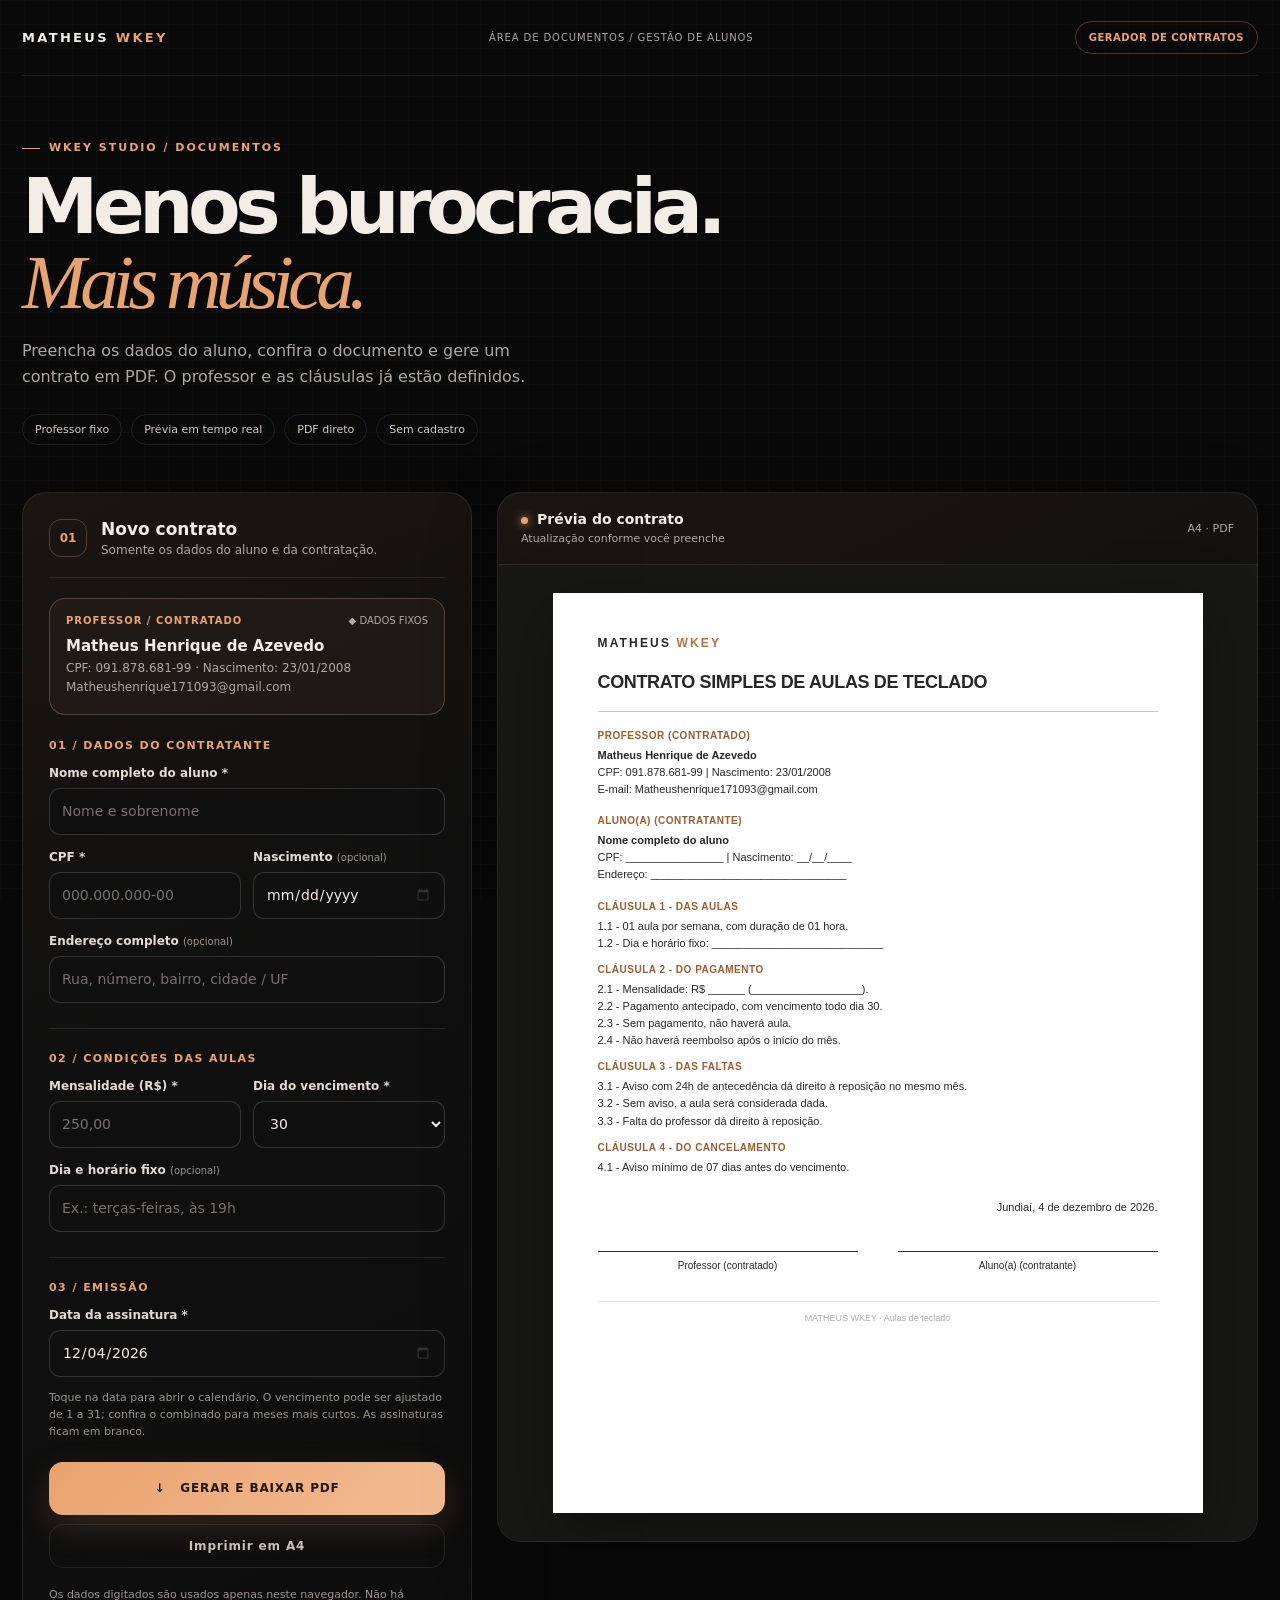
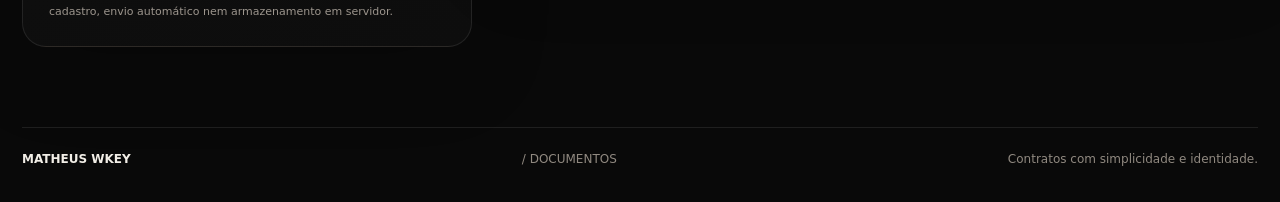
<file: matheus-wkey-contratos/index.html>
<!doctype html><html lang="pt-BR"><head>
<meta charset="UTF-8"><meta name="viewport" content="width=device-width, initial-scale=1, viewport-fit=cover"><meta name="theme-color" content="#090909">
<meta name="description" content="Gerador de contratos do Matheus WKEY"><title>Matheus WKEY | Contratos</title><link rel="stylesheet" href="style.css"></head><body>
<div class="shell"><header class="topbar"><span class="brand">MATHEUS <b>WKEY</b></span><span class="navhint">ÁREA DE DOCUMENTOS / GESTÃO DE ALUNOS</span><span class="pill">GERADOR DE CONTRATOS</span></header>
<section class="hero"><div class="eyebrow">WKEY STUDIO / DOCUMENTOS</div><h1>Menos burocracia.<br><em>Mais música.</em></h1><p>Preencha os dados do aluno, confira o documento e gere um contrato em PDF. O professor e as cláusulas já estão definidos.</p><div class="tags"><span>Professor fixo</span><span>Prévia em tempo real</span><span>PDF direto</span><span>Sem cadastro</span></div></section>
<main class="workspace" id="novo-contrato"><section class="panel form-panel"><div class="section-head"><span class="step">01</span><div><h2>Novo contrato</h2><p>Somente os dados do aluno e da contratação.</p></div></div>
<div class="fixed"><div class="fixed-top"><strong>PROFESSOR / CONTRATADO</strong><small>◆ DADOS FIXOS</small></div><h3>Matheus Henrique de Azevedo</h3><p>CPF: 091.878.681-99 · Nascimento: 23/01/2008<br>Matheushenrique171093@gmail.com</p></div>
<form id="contractForm" novalidate>
<h3 class="form-heading">01 / Dados do contratante</h3><div class="fields">
<div class="field wide"><label for="nome">Nome completo do aluno *</label><input id="nome" required maxlength="130" autocomplete="off" placeholder="Nome e sobrenome"></div>
<div class="field"><label for="cpf">CPF *</label><input id="cpf" inputmode="numeric" required maxlength="14" autocomplete="off" placeholder="000.000.000-00"></div>
<div class="field"><label for="nascimento">Nascimento <small>(opcional)</small></label><input type="date" id="nascimento"></div>
<div class="field wide"><label for="endereco">Endereço completo <small>(opcional)</small></label><input id="endereco" maxlength="210" autocomplete="off" placeholder="Rua, número, bairro, cidade / UF"></div></div>
<hr><h3 class="form-heading">02 / Condições das aulas</h3><div class="fields">
<div class="field"><label for="mensalidade">Mensalidade (R$) *</label><input id="mensalidade" required inputmode="decimal" placeholder="250,00"></div>
<div class="field"><label for="vencimento">Dia do vencimento *</label><select id="vencimento" required><option value="">Selecione</option></select></div>
<div class="field wide"><label for="horario">Dia e horário fixo <small>(opcional)</small></label><input id="horario" maxlength="90" placeholder="Ex.: terças-feiras, às 19h"></div></div>
<hr><h3 class="form-heading">03 / Emissão</h3><div class="fields"><div class="field wide"><label for="dataContrato">Data da assinatura *</label><input type="date" id="dataContrato" required></div></div>
<p class="help">Toque na data para abrir o calendário. O vencimento pode ser ajustado de 1 a 31; confira o combinado para meses mais curtos. As assinaturas ficam em branco.</p>
<button class="primary" id="downloadBtn" type="submit">↓ &nbsp; GERAR E BAIXAR PDF</button><button class="secondary" id="printBtn" type="button">Imprimir em A4</button><a class="preview-link" href="#previa">Conferir prévia do contrato ↓</a>
<div class="alert" id="alert" role="alert"></div><p class="privacy">Os dados digitados são usados apenas neste navegador. Não há cadastro, envio automático nem armazenamento em servidor.</p>
</form></section>
<section class="panel preview-panel" id="previa"><div class="preview-bar"><div><h2><span class="dot"></span>Prévia do contrato</h2><small>Atualização conforme você preenche</small></div><small>A4 · PDF</small></div>
<div class="preview-stage"><article class="doc" id="doc"><div class="doc-brand">MATHEUS <span>WKEY</span></div><h2>Contrato simples de aulas de teclado</h2><div class="doc-rule"></div>
<section><h3>Professor (contratado)</h3><p><strong>Matheus Henrique de Azevedo</strong><br>CPF: 091.878.681-99 | Nascimento: 23/01/2008<br>E-mail: Matheushenrique171093@gmail.com</p></section>
<section><h3>Aluno(a) (contratante)</h3><p><strong id="pNome">Nome completo do aluno</strong><br>CPF: <span id="pCpf">________________</span> | Nascimento: <span id="pNasc">__/__/____</span><br>Endereço: <span id="pEndereco">________________________________</span></p></section>
<div class="clauses"><section><h3>Cláusula 1 - Das aulas</h3><p>1.1 - 01 aula por semana, com duração de 01 hora.<br>1.2 - Dia e horário fixo: <span id="pHorario">____________________________</span></p></section>
<section><h3>Cláusula 2 - Do pagamento</h3><p>2.1 - Mensalidade: <span id="pValor">R$ ______</span> <span id="pExtenso"></span>.<br>2.2 - Pagamento antecipado, com vencimento todo dia <span id="pVenc">__</span>.<br>2.3 - Sem pagamento, não haverá aula.<br>2.4 - Não haverá reembolso após o início do mês.</p></section>
<section><h3>Cláusula 3 - Das faltas</h3><p>3.1 - Aviso com 24h de antecedência dá direito à reposição no mesmo mês.<br>3.2 - Sem aviso, a aula será considerada dada.<br>3.3 - Falta do professor dá direito à reposição.</p></section>
<section><h3>Cláusula 4 - Do cancelamento</h3><p>4.1 - Aviso mínimo de 07 dias antes do vencimento.</p></section></div>
<div class="doc-date" id="pData">Jundiaí, __ de __________ de ____.</div><div class="doc-signs"><div>Professor (contratado)</div><div>Aluno(a) (contratante)</div></div><div class="doc-meta">MATHEUS WKEY · Aulas de teclado</div></article></div></section></main>
<footer><b>MATHEUS WKEY</b> / DOCUMENTOS <span>Contratos com simplicidade e identidade.</span></footer></div>
<script src="app.js"></script></body></html>
</file>
<file: contratos-key/style.css>
:root{--bg:#090909;--paper:#f2eee7;--muted:#afa9a1;--copper:#e9a36f;--line:rgba(255,255,255,.09);--line2:rgba(233,163,111,.3)}
*{box-sizing:border-box}html{scroll-behavior:smooth}body{margin:0;background:var(--bg);color:var(--paper);font-family:Inter,system-ui,-apple-system,"Segoe UI",Arial,sans-serif;-webkit-font-smoothing:antialiased}body:before{content:"";position:fixed;inset:0;pointer-events:none;z-index:-1;background-image:linear-gradient(rgba(255,255,255,.018) 1px,transparent 1px),linear-gradient(90deg,rgba(255,255,255,.018) 1px,transparent 1px);background-size:24px 24px}
.shell{max-width:1280px;margin:auto;padding:0 22px}.topbar{height:76px;display:flex;align-items:center;justify-content:space-between;gap:12px;border-bottom:1px solid var(--line)}.brand{font-size:13px;font-weight:900;letter-spacing:.18em;white-space:nowrap}.brand b{color:var(--copper)}.navhint{color:var(--muted);font-size:10px;letter-spacing:.09em}.pill{border:1px solid var(--line2);border-radius:50px;padding:10px 13px;font-size:10px;font-weight:800;color:var(--copper);white-space:nowrap;letter-spacing:.05em}
.hero{padding:65px 0 47px}.eyebrow{color:var(--copper);font-size:11px;font-weight:900;letter-spacing:.18em}.eyebrow:before{content:"";display:inline-block;width:18px;height:1px;vertical-align:middle;background:var(--copper);margin-right:9px}.hero h1{font-size:clamp(2.8rem,6vw,5.7rem);font-weight:850;line-height:.98;letter-spacing:-.075em;margin:15px 0 17px}.hero h1 em{font-family:Georgia,serif;font-weight:400;color:var(--copper)}.hero p{color:var(--muted);font-size:16px;line-height:1.65;max-width:560px}.tags{display:flex;flex-wrap:wrap;gap:9px;margin-top:24px}.tags span{font-size:11px;padding:8px 12px;border:1px solid var(--line);border-radius:50px;color:#d5cbc1}
.workspace{display:grid;grid-template-columns:minmax(320px,450px) minmax(0,1fr);align-items:start;gap:25px;padding-bottom:80px}.panel{border:1px solid var(--line);border-radius:24px;background:linear-gradient(155deg,#191511,#101010 43%,#0d0d0d);overflow:hidden;box-shadow:0 25px 80px rgba(0,0,0,.17)}.form-panel{padding:26px}.section-head{display:flex;align-items:center;gap:14px;border-bottom:1px solid var(--line);padding-bottom:20px;margin-bottom:20px}.step{display:grid;place-items:center;min-width:38px;height:38px;border:1px solid var(--line2);border-radius:12px;color:var(--copper);font-size:12px;font-weight:900}.section-head h2{font-size:17px;margin:0}.section-head p{font-size:12px;color:var(--muted);margin:4px 0 0}
.fixed{border:1px solid var(--line2);border-radius:16px;padding:16px;margin-bottom:24px;background:rgba(233,163,111,.05)}.fixed-top{display:flex;align-items:center;justify-content:space-between;gap:10px;color:var(--copper)}.fixed-top strong{font-size:10px;letter-spacing:.1em}.fixed-top small{color:var(--muted);font-size:10px}.fixed h3{font-size:15px;margin:11px 0 4px}.fixed p{font-size:12px;line-height:1.6;color:var(--muted);margin:0;overflow-wrap:anywhere}
.form-heading{font-size:11px;letter-spacing:.13em;text-transform:uppercase;color:var(--copper);margin:0 0 14px}.fields{display:grid;grid-template-columns:1fr 1fr;gap:15px 12px}.field.wide{grid-column:1/-1}.field label{display:block;font-size:12px;color:#e2dbd4;font-weight:700;margin-bottom:8px}.field label small{font-weight:400;color:#9e9690}.field input,.field select{font:inherit;width:100%;min-height:47px;border:1px solid rgba(255,255,255,.15);border-radius:11px;background:#0f0f0f;color:#f5ede5;padding:11px 12px;font-size:14px;max-width:100%}.field input::placeholder{color:#77706b}.field input:focus,.field select:focus{outline:2px solid rgba(233,163,111,.45);border-color:var(--copper)}.field select,.field input[type=date]{color-scheme:dark;cursor:pointer}.field input[type=date]::-webkit-calendar-picker-indicator{filter:invert(.8)}
hr{border:0;border-top:1px solid var(--line);margin:25px 0 23px}.help,.privacy{font-size:11px;line-height:1.55;color:#9c958d}.help{margin:12px 0 22px}.privacy{margin:18px 0 0}.primary,.secondary{cursor:pointer;font:inherit;width:100%;min-height:53px;border-radius:14px;font-size:12px;font-weight:900;letter-spacing:.07em}.primary{border:0;color:#21150c;background:linear-gradient(135deg,var(--copper),#f3bb93);box-shadow:0 12px 34px rgba(233,163,111,.16)}.primary:hover{filter:brightness(1.08)}.primary:disabled{opacity:.6;cursor:wait}.secondary{margin-top:9px;min-height:44px;background:transparent;border:1px solid var(--line);color:#c7c0b8}.alert{display:none;padding:11px 12px;margin-top:15px;background:#2a1a15;border:1px solid #96513f;border-radius:10px;color:#ffd8c6;font-size:12px}.alert.show{display:block}.preview-link{display:block;text-align:center;margin-top:13px;color:var(--copper);font-size:12px;text-underline-offset:4px}
.preview-panel{position:sticky;top:20px}.preview-bar{padding:18px 23px;display:flex;align-items:center;justify-content:space-between;gap:10px;border-bottom:1px solid var(--line)}.preview-bar h2{font-size:14px;margin:0}.preview-bar small{font-size:11px;color:var(--muted)}.dot{display:inline-block;width:7px;height:7px;background:var(--copper);border-radius:50%;margin-right:9px;box-shadow:0 0 10px var(--copper)}.preview-stage{padding:28px;background:#171716;display:flex;justify-content:center}.doc{background:white;color:#272727;width:100%;max-width:650px;aspect-ratio:210/297;padding:43px 45px;box-shadow:0 20px 60px rgba(0,0,0,.35);font-family:Arial,Helvetica,sans-serif}.doc-brand{font-size:12px;font-weight:900;letter-spacing:.18em}.doc-brand span{color:#b36f3d}.doc h2{font-size:18px;text-transform:uppercase;letter-spacing:-.02em;line-height:1.2;margin:22px 0 17px}.doc-rule{border-top:1px solid #c9c9c9;margin-bottom:18px}.doc section{margin-top:17px;break-inside:avoid}.doc section h3{color:#9b5b31;font-size:10px;letter-spacing:.05em;text-transform:uppercase;margin:0 0 6px}.doc section p{margin:0;font-size:11px;line-height:1.55;overflow-wrap:anywhere}.doc .clauses{margin-top:18px}.doc .clauses section{margin-top:12px}.doc-date{font-size:11px;text-align:right;margin-top:25px}.doc-signs{display:grid;grid-template-columns:1fr 1fr;gap:40px;text-align:center;margin-top:38px;break-inside:avoid}.doc-signs div{border-top:1px solid #333;padding-top:8px;font-size:10px}.doc-meta{text-align:center;border-top:1px solid #e3e3e3;padding-top:11px;margin-top:30px;color:#aaa;font-size:9px}footer{border-top:1px solid var(--line);padding:24px 0 36px;color:#908980;font-size:12px;display:flex;justify-content:space-between;gap:20px}footer b{color:var(--paper)}
@media(min-width:761px){.preview-link{display:none}}
@media(max-width:1100px){.workspace{grid-template-columns:minmax(300px,400px) minmax(0,1fr);gap:16px}.preview-stage{padding:15px}.doc{padding:27px 25px}.doc section p{font-size:10px}}
@media(max-width:760px){.shell{padding:0 15px}.topbar{height:64px}.navhint{display:none}.hero{padding:46px 0 30px}.hero h1{font-size:clamp(2.8rem,11vw,4.4rem)}.hero p{font-size:14px}.workspace{grid-template-columns:1fr;gap:16px;padding-bottom:40px}.form-panel{padding:20px 17px}.preview-panel{position:static}.preview-stage{padding:12px;overflow-x:auto;justify-content:flex-start}.doc{padding:20px 19px;min-width:300px;flex-shrink:0}.doc h2{font-size:15px}.doc section p{font-size:9.3px}.doc section h3{font-size:9px}.doc-signs{gap:16px}.doc-signs div{font-size:8px}footer{font-size:10px}}
@media(max-width:640px){.shell{padding:0 13px}.topbar{height:58px}.topbar .pill{font-size:9px;padding:9px 10px}.brand{font-size:12px;letter-spacing:.09em}.hero{padding:26px 3px 20px}.hero h1{font-size:clamp(2.65rem,12vw,4.25rem);margin:11px 0}.hero p{font-size:13px;line-height:1.5;margin:0}.tags{gap:6px;margin-top:14px}.tags span{padding:7px 9px;font-size:10px}.workspace{gap:14px}.form-panel{padding:18px 15px;border-radius:18px}.fields{grid-template-columns:minmax(0,1fr);gap:14px}.field.wide{grid-column:auto}.field label{font-size:13px;margin-bottom:7px}.field input,.field select{min-height:54px;font-size:16px;border-radius:12px;padding:14px}.primary{min-height:58px;font-size:13px;border-radius:13px}.secondary{min-height:48px;font-size:12px}.fixed{padding:13px;margin-bottom:20px}.preview-panel{border-radius:18px}.privacy,.help{font-size:12px;line-height:1.65}footer{display:block;text-align:center;padding-bottom:22px}footer span{display:block;margin-top:5px}}
@media(max-width:370px){.topbar .pill{font-size:8px;padding:8px}.tags span:nth-child(n+3){display:none}}
@media(prefers-reduced-motion:reduce){html{scroll-behavior:auto}}
@media print{html,body{background:white!important}body:before,.topbar,.hero,.form-panel,.preview-bar,footer{display:none!important}.shell{max-width:none;padding:0}.workspace{display:block;padding:0}.preview-panel{border:0;box-shadow:none;border-radius:0}.preview-stage{background:white;padding:0;display:block;overflow:visible}.doc{max-width:none;min-height:0;width:100%;box-shadow:none;padding:8mm 12mm}.doc section p{font-size:11px}.doc h2{font-size:18px}@page{size:A4;margin:8mm}}

/* Gerador direto: formulário imediatamente após o cabeçalho */
.workspace{padding-top:24px}
@media(max-width:640px){.workspace{padding-top:14px}.section-head{margin-bottom:18px}.topbar{justify-content:flex-start}}
</file>
<file: grande-coral/fonts-local.css>
@font-face{font-family:'Cinzel';font-style:normal;font-weight:400;font-display:block;src:url(fonts/Cinzel-400-normal.woff2) format('woff2');}
@font-face{font-family:'Cinzel';font-style:normal;font-weight:600;font-display:block;src:url(fonts/Cinzel-600-normal.woff2) format('woff2');}
@font-face{font-family:'Great Vibes';font-style:normal;font-weight:400;font-display:block;src:url(fonts/GreatVibes-400-normal.woff2) format('woff2');}
@font-face{font-family:'Cormorant Garamond';font-style:italic;font-weight:500;font-display:block;src:url(fonts/CormorantGaramond-500-italic.woff2) format('woff2');}
</file>
<file: matheus-wkey-contratos/style.css>
:root{--bg:#090909;--paper:#f2eee7;--muted:#afa9a1;--copper:#e9a36f;--line:rgba(255,255,255,.09);--line2:rgba(233,163,111,.3)}
*{box-sizing:border-box}html{scroll-behavior:smooth}body{margin:0;background:var(--bg);color:var(--paper);font-family:Inter,system-ui,-apple-system,"Segoe UI",Arial,sans-serif;-webkit-font-smoothing:antialiased}body:before{content:"";position:fixed;inset:0;pointer-events:none;z-index:-1;background-image:linear-gradient(rgba(255,255,255,.018) 1px,transparent 1px),linear-gradient(90deg,rgba(255,255,255,.018) 1px,transparent 1px);background-size:24px 24px}
.shell{max-width:1280px;margin:auto;padding:0 22px}.topbar{height:76px;display:flex;align-items:center;justify-content:space-between;gap:12px;border-bottom:1px solid var(--line)}.brand{font-size:13px;font-weight:900;letter-spacing:.18em;white-space:nowrap}.brand b{color:var(--copper)}.navhint{color:var(--muted);font-size:10px;letter-spacing:.09em}.pill{border:1px solid var(--line2);border-radius:50px;padding:10px 13px;font-size:10px;font-weight:800;color:var(--copper);white-space:nowrap;letter-spacing:.05em}
.hero{padding:65px 0 47px}.eyebrow{color:var(--copper);font-size:11px;font-weight:900;letter-spacing:.18em}.eyebrow:before{content:"";display:inline-block;width:18px;height:1px;vertical-align:middle;background:var(--copper);margin-right:9px}.hero h1{font-size:clamp(2.8rem,6vw,5.7rem);font-weight:850;line-height:.98;letter-spacing:-.075em;margin:15px 0 17px}.hero h1 em{font-family:Georgia,serif;font-weight:400;color:var(--copper)}.hero p{color:var(--muted);font-size:16px;line-height:1.65;max-width:560px}.tags{display:flex;flex-wrap:wrap;gap:9px;margin-top:24px}.tags span{font-size:11px;padding:8px 12px;border:1px solid var(--line);border-radius:50px;color:#d5cbc1}
.workspace{display:grid;grid-template-columns:minmax(320px,450px) minmax(0,1fr);align-items:start;gap:25px;padding-bottom:80px}.panel{border:1px solid var(--line);border-radius:24px;background:linear-gradient(155deg,#191511,#101010 43%,#0d0d0d);overflow:hidden;box-shadow:0 25px 80px rgba(0,0,0,.17)}.form-panel{padding:26px}.section-head{display:flex;align-items:center;gap:14px;border-bottom:1px solid var(--line);padding-bottom:20px;margin-bottom:20px}.step{display:grid;place-items:center;min-width:38px;height:38px;border:1px solid var(--line2);border-radius:12px;color:var(--copper);font-size:12px;font-weight:900}.section-head h2{font-size:17px;margin:0}.section-head p{font-size:12px;color:var(--muted);margin:4px 0 0}
.fixed{border:1px solid var(--line2);border-radius:16px;padding:16px;margin-bottom:24px;background:rgba(233,163,111,.05)}.fixed-top{display:flex;align-items:center;justify-content:space-between;gap:10px;color:var(--copper)}.fixed-top strong{font-size:10px;letter-spacing:.1em}.fixed-top small{color:var(--muted);font-size:10px}.fixed h3{font-size:15px;margin:11px 0 4px}.fixed p{font-size:12px;line-height:1.6;color:var(--muted);margin:0;overflow-wrap:anywhere}
.form-heading{font-size:11px;letter-spacing:.13em;text-transform:uppercase;color:var(--copper);margin:0 0 14px}.fields{display:grid;grid-template-columns:1fr 1fr;gap:15px 12px}.field.wide{grid-column:1/-1}.field label{display:block;font-size:12px;color:#e2dbd4;font-weight:700;margin-bottom:8px}.field label small{font-weight:400;color:#9e9690}.field input,.field select{font:inherit;width:100%;min-height:47px;border:1px solid rgba(255,255,255,.15);border-radius:11px;background:#0f0f0f;color:#f5ede5;padding:11px 12px;font-size:14px;max-width:100%}.field input::placeholder{color:#77706b}.field input:focus,.field select:focus{outline:2px solid rgba(233,163,111,.45);border-color:var(--copper)}.field select,.field input[type=date]{color-scheme:dark;cursor:pointer}.field input[type=date]::-webkit-calendar-picker-indicator{filter:invert(.8)}
hr{border:0;border-top:1px solid var(--line);margin:25px 0 23px}.help,.privacy{font-size:11px;line-height:1.55;color:#9c958d}.help{margin:12px 0 22px}.privacy{margin:18px 0 0}.primary,.secondary{cursor:pointer;font:inherit;width:100%;min-height:53px;border-radius:14px;font-size:12px;font-weight:900;letter-spacing:.07em}.primary{border:0;color:#21150c;background:linear-gradient(135deg,var(--copper),#f3bb93);box-shadow:0 12px 34px rgba(233,163,111,.16)}.primary:hover{filter:brightness(1.08)}.primary:disabled{opacity:.6;cursor:wait}.secondary{margin-top:9px;min-height:44px;background:transparent;border:1px solid var(--line);color:#c7c0b8}.alert{display:none;padding:11px 12px;margin-top:15px;background:#2a1a15;border:1px solid #96513f;border-radius:10px;color:#ffd8c6;font-size:12px}.alert.show{display:block}.preview-link{display:block;text-align:center;margin-top:13px;color:var(--copper);font-size:12px;text-underline-offset:4px}
.preview-panel{position:sticky;top:20px}.preview-bar{padding:18px 23px;display:flex;align-items:center;justify-content:space-between;gap:10px;border-bottom:1px solid var(--line)}.preview-bar h2{font-size:14px;margin:0}.preview-bar small{font-size:11px;color:var(--muted)}.dot{display:inline-block;width:7px;height:7px;background:var(--copper);border-radius:50%;margin-right:9px;box-shadow:0 0 10px var(--copper)}.preview-stage{padding:28px;background:#171716;display:flex;justify-content:center}.doc{background:white;color:#272727;width:100%;max-width:650px;aspect-ratio:210/297;padding:43px 45px;box-shadow:0 20px 60px rgba(0,0,0,.35);font-family:Arial,Helvetica,sans-serif}.doc-brand{font-size:12px;font-weight:900;letter-spacing:.18em}.doc-brand span{color:#b36f3d}.doc h2{font-size:18px;text-transform:uppercase;letter-spacing:-.02em;line-height:1.2;margin:22px 0 17px}.doc-rule{border-top:1px solid #c9c9c9;margin-bottom:18px}.doc section{margin-top:17px;break-inside:avoid}.doc section h3{color:#9b5b31;font-size:10px;letter-spacing:.05em;text-transform:uppercase;margin:0 0 6px}.doc section p{margin:0;font-size:11px;line-height:1.55;overflow-wrap:anywhere}.doc .clauses{margin-top:18px}.doc .clauses section{margin-top:12px}.doc-date{font-size:11px;text-align:right;margin-top:25px}.doc-signs{display:grid;grid-template-columns:1fr 1fr;gap:40px;text-align:center;margin-top:38px;break-inside:avoid}.doc-signs div{border-top:1px solid #333;padding-top:8px;font-size:10px}.doc-meta{text-align:center;border-top:1px solid #e3e3e3;padding-top:11px;margin-top:30px;color:#aaa;font-size:9px}footer{border-top:1px solid var(--line);padding:24px 0 36px;color:#908980;font-size:12px;display:flex;justify-content:space-between;gap:20px}footer b{color:var(--paper)}
@media(min-width:761px){.preview-link{display:none}}
@media(max-width:1100px){.workspace{grid-template-columns:minmax(300px,400px) minmax(0,1fr);gap:16px}.preview-stage{padding:15px}.doc{padding:27px 25px}.doc section p{font-size:10px}}
@media(max-width:760px){.shell{padding:0 15px}.topbar{height:64px}.navhint{display:none}.hero{padding:46px 0 30px}.hero h1{font-size:clamp(2.8rem,11vw,4.4rem)}.hero p{font-size:14px}.workspace{grid-template-columns:1fr;gap:16px;padding-bottom:40px}.form-panel{padding:20px 17px}.preview-panel{position:static}.preview-stage{padding:12px;overflow-x:auto;justify-content:flex-start}.doc{padding:20px 19px;min-width:300px;flex-shrink:0}.doc h2{font-size:15px}.doc section p{font-size:9.3px}.doc section h3{font-size:9px}.doc-signs{gap:16px}.doc-signs div{font-size:8px}footer{font-size:10px}}
@media(max-width:640px){.shell{padding:0 13px}.topbar{height:58px}.topbar .pill{font-size:9px;padding:9px 10px}.brand{font-size:12px;letter-spacing:.09em}.hero{padding:26px 3px 20px}.hero h1{font-size:clamp(2.65rem,12vw,4.25rem);margin:11px 0}.hero p{font-size:13px;line-height:1.5;margin:0}.tags{gap:6px;margin-top:14px}.tags span{padding:7px 9px;font-size:10px}.workspace{gap:14px}.form-panel{padding:18px 15px;border-radius:18px}.fields{grid-template-columns:minmax(0,1fr);gap:14px}.field.wide{grid-column:auto}.field label{font-size:13px;margin-bottom:7px}.field input,.field select{min-height:54px;font-size:16px;border-radius:12px;padding:14px}.primary{min-height:58px;font-size:13px;border-radius:13px}.secondary{min-height:48px;font-size:12px}.fixed{padding:13px;margin-bottom:20px}.preview-panel{border-radius:18px}.privacy,.help{font-size:12px;line-height:1.65}footer{display:block;text-align:center;padding-bottom:22px}footer span{display:block;margin-top:5px}}
@media(max-width:370px){.topbar .pill{font-size:8px;padding:8px}.tags span:nth-child(n+3){display:none}}
@media(prefers-reduced-motion:reduce){html{scroll-behavior:auto}}
@media print{html,body{background:white!important}body:before,.topbar,.hero,.form-panel,.preview-bar,footer{display:none!important}.shell{max-width:none;padding:0}.workspace{display:block;padding:0}.preview-panel{border:0;box-shadow:none;border-radius:0}.preview-stage{background:white;padding:0;display:block;overflow:visible}.doc{max-width:none;min-height:0;width:100%;box-shadow:none;padding:8mm 12mm}.doc section p{font-size:11px}.doc h2{font-size:18px}@page{size:A4;margin:8mm}}
</file>
